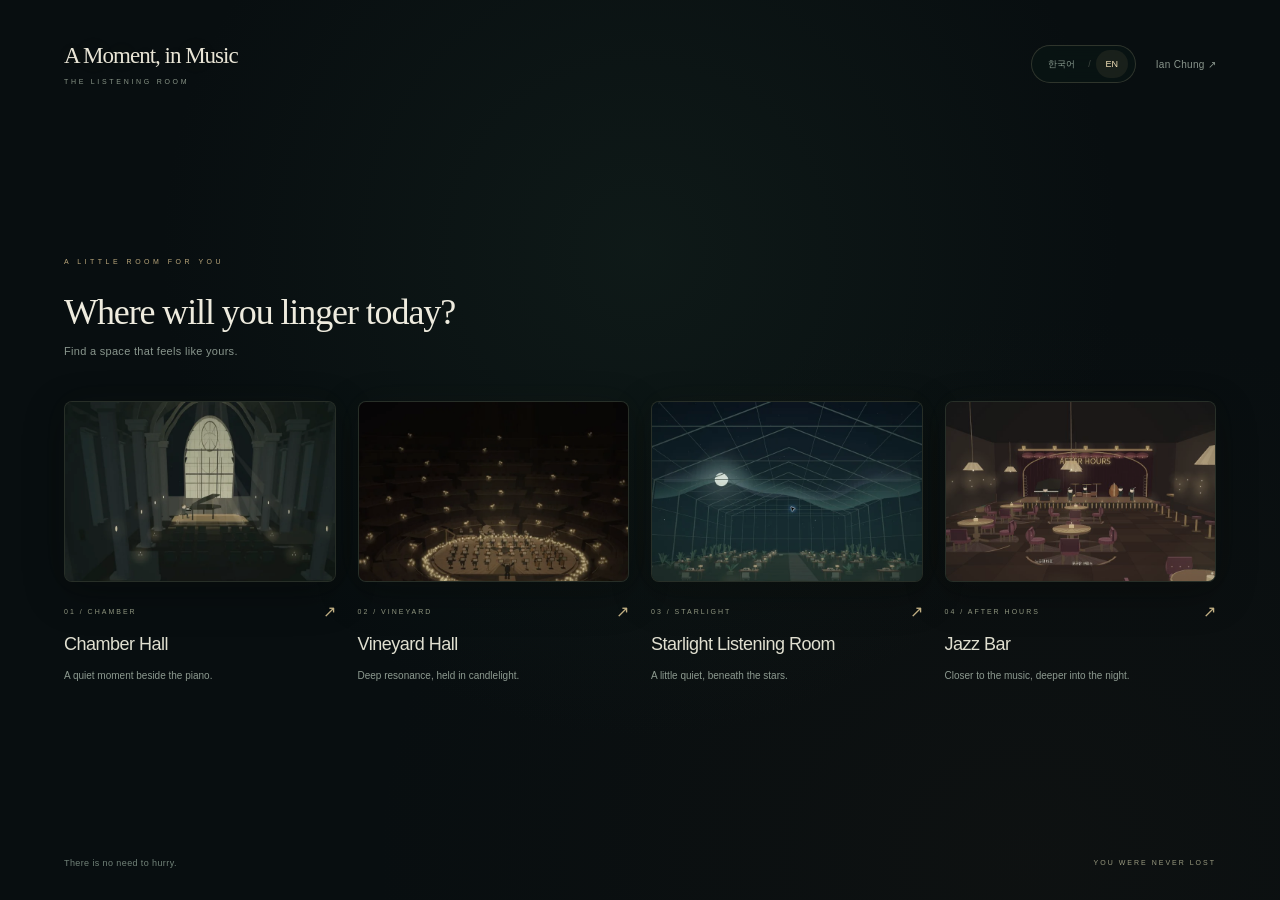
<file: listening-room/index.html>
<!doctype html><html lang="ko"><meta charset="utf-8"><meta name="viewport" content="width=device-width,initial-scale=1,viewport-fit=cover"><meta name="theme-color" content="#19251f"><title>잠시, 음악 — Listening Room · Ian Chung</title><meta name="description" content="체임버홀, 촛불이 빛나는 빈야드홀, 별과 오로라 아래의 별빛 청음실, 작은 퀸텟과 함께하는 재즈바. 오늘 마음이 향하는 음악 공간을 골라보세요."><link rel="canonical" href="https://ianchungmusic.com/listening-room/"><script>if(!['chamber','vineyard','greenhouse','jazzbar'].includes(new URLSearchParams(location.search).get('hall')))document.documentElement.classList.add('choosingHall');</script><link rel="stylesheet" href="style.css?v=20261106-28"><script src="i18n.js?v=20261106-28"></script><body><canvas id="hall" aria-label="내 캐릭터와 함께하는 체임버 홀. 드래그로 시선을 돌리고 방향키로 이동하세요."></canvas><div class="vignette"></div><header><a class="brand" href="/" aria-label="Ian Chung 홈으로">잠시, 음악<small>THE LISTENING ROOM</small></a><div class="topright"><a class="halllink" href="?hall=chamber">체임버홀</a><a class="halllink" href="?hall=vineyard">빈야드홀</a><a class="halllink" href="?hall=greenhouse">별빛 청음실</a><a class="halllink" href="?hall=jazzbar">재즈바</a><span>PRIVATE RECITAL</span><button id="fullscreen" aria-label="전체 화면">⛶</button><button id="help" aria-label="이용 안내">?</button></div></header><div id="toast" role="status"></div><div class="place"><span>THE EVENING HALL</span><small id="seatlabel">빈 의자를 누르면 그 자리에 앉아요</small></div><nav class="walk" aria-label="공간 이동"><button id="forward" aria-label="앞으로 걷기">↑</button><div><button id="left" aria-label="왼쪽 걷기">←</button><button id="back" aria-label="뒤로 걷기">↓</button><button id="right" aria-label="오른쪽 걷기">→</button></div></nav><nav id="ritualDock" aria-label="마음 쉬어가기"><button id="candleButton">♧ 내 촛불 놓기</button><button id="restButton">⌑ 쉬는 자리</button><button id="breatheButton">◌ 숨 고르기</button><button id="curtainButton">↗ 감상 마치기</button></nav><button id="reset" class="reset">입구로 돌아가기</button><footer><div class="playing"><small id="playstate">A MOMENT OF STILLNESS</small><strong id="title">비가 머무는 저녁</strong></div><div class="transport"><button id="prev" aria-label="이전 곡">‹</button><button id="play" aria-label="음악 재생">▶</button><button id="next" aria-label="다음 곡">›</button></div><div class="ambient"><button id="rain" aria-pressed="false" title="빗소리">☂</button><button id="programtoggle" aria-expanded="false" title="연주 목록">☷</button><label><span>음량</span><input id="volume" aria-label="음량" type="range" min="0" max="100" value="65"></label><button id="hideui" title="음악에 집중하기">◌</button></div><div class="timeline"><span id="elapsed">0:00</span><input id="seek" aria-label="재생 위치" type="range" min="0" max="144" value="0"><span id="duration">2:24</span></div></footer><aside id="program" hidden><small>TONIGHT’S PROGRAM</small><button id="closeprogram" aria-label="연주 목록 닫기">×</button><h2>고요 속의 세 풍경</h2><div id="tracks"></div><section class="source"><label for="musicurl">내 음악으로 듣기</label><form id="musicform"><input id="musicurl" type="url" placeholder="YouTube 또는 음원 링크" autocomplete="off"><button type="submit">연결</button></form><label class="filepick" for="musicfile">＋ MP3 · WAV 파일 선택<input id="musicfile" type="file" accept="audio/*,.mp3,.wav,.m4a,.ogg,.flac"></label><p id="sourcestatus" role="status">음원 파일은 영상 없이 재생돼요. 선택한 파일은 이 기기에서만 사용됩니다.</p><p>YouTube는 작은 영상 플레이어가 함께 표시됩니다.</p></section><p>오리지널 합성 피아노 스케치 · 혼자 감상하는 공간</p></aside><section id="youtubePanel" hidden aria-label="YouTube 음악 플레이어"><div class="ytheader"><span>YouTube</span><button id="stopyoutube" aria-label="YouTube 재생 종료">×</button></div><div id="youtubeMount"></div><p id="youtubeStatus" role="status">플레이어에서 재생 버튼을 눌러주세요.</p><a id="youtubeOpen" target="_blank" rel="noopener">YouTube에서 열기 ↗</a></section><div class="welcome" id="welcome"><div><small>YOU WERE NEVER LOST</small><h1>빛과 음악 사이,<br>당신의 자리.</h1><p>잠시 머물러도 괜찮아요.</p><button id="enter" disabled>홀 안으로 들어가기 <span>→</span></button><small class="guide">드래그로 둘러보기 · 의자를 눌러 앉기<br>이어폰으로 들으면 더 좋아요</small></div></div><section id="arrival" hidden aria-label="어두운 입장 복도"><canvas id="arrivalCanvas" aria-label="문 너머의 음악을 따라 천천히 걷는 복도"></canvas><div class="arrivalCaption"><small>BETWEEN THE EVERYDAY AND THE MUSIC</small><p>문 너머에서, 음악이 들려요.</p><button id="skipArrival">바로 들어가기 →</button></div></section><section id="candlePanel" hidden aria-label="내 촛불 놓기"><button id="closeCandle" aria-label="촛불 놓기 닫기">×</button><small>A LITTLE LIGHT, FROM YOU</small><h2>어디에 빛을 놓을까요?</h2><p>홀의 바닥을 눌러 놓거나, 아래에서 골라주세요.</p><div><button data-candle="near">내 자리 옆</button><button data-candle="stage">무대 앞</button><button data-candle="entrance">입구 선반</button></div><small class="localnote">이 기기에서 20분간 남아 있어요.</small></section><section id="restPanel" hidden aria-label="쉬는 자리"><button id="closeRest" aria-label="쉬는 자리 닫기">×</button><small>FIND YOUR OWN DISTANCE</small><h2>오늘은, 어떻게 쉴까요?</h2><button data-rest="balcony">혼자 듣는 발코니 <span>음악과 조금 떨어져</span></button><button data-rest="lean">벽에 기대기 <span>몸을 편안히</span></button><button data-rest="blanket">담요 덮고 앉기 <span>따뜻하고 가까이</span></button></section><dialog id="exitChoice"><button id="closeExit" aria-label="감상 계속하기">×</button><small>A QUIET GOODNIGHT</small><h2>어떻게 인사할까요?</h2><button id="quietExit">이 자리에서 조용히 <span>작은 인사와 마지막 한 음</span></button><button id="stageExit">무대에서 커튼콜 <span>오케스트라와 마주하며</span></button></dialog><section id="breathOverlay" hidden aria-label="지휘자와 함께하는 쉼표"><small>A REST, TOGETHER</small><div class="breathHalo"><div id="breathOrb"></div><span id="breathCue">편안히 준비해요</span></div><p id="breathCount" role="status">지휘자의 손과 함께 · 30초</p><p class="gentle">리듬을 따르지 않고, 내 호흡대로 쉬어도 괜찮아요.</p><button id="endBreath">내 호흡으로 돌아가기</button></section><section id="farewell" hidden aria-label="오늘의 커튼콜"><small>THE LAST NOTE IS FOR YOU</small><h2 id="farewellTitle">오늘을 지나온 당신에게,<br>이 마지막 한 음을.</h2><p id="farewellMood"></p><div class="farewellObject" id="farewellObject"></div><p id="farewellNote" role="status">당신이 무대에 오르는 동안, 잠시 음악이 잦아들어요.</p><div id="farewellActions" hidden><button id="stayHere">조금 더 머물기</button><button id="leaveHall">마음에 담고 나가기</button></div><button id="cancelCurtain">지금 자리로 돌아가기</button></section><section id="goodbye" hidden><small>YOU WERE NEVER LOST</small><h2>당신의 자리는<br>여기에 남아 있어요.</h2><p>오늘의 마음을 잠시 쉬게 해주어서 고마워요.</p><button id="returnHall">다시 음악실로</button></section><dialog id="instructions"><button id="closehelp">×</button><small>MAKE YOURSELF AT HOME</small><h2>이곳에서, 천천히.</h2><p>화면을 드래그해 내 캐릭터 주변을 둘러보세요.<br>방향키 또는 WASD, 왼쪽 아래 화살표로 걸을 수 있어요.<br>의자를 누르면 내 캐릭터가 그 자리로 이동해 앉습니다.<br>카메라는 높은 곳에서 따라가 무대를 보여줍니다.</p><p>촛불 버튼을 누르고 홀의 바닥을 선택하면 내 빛을 놓을 수 있어요.<br>쉬는 자리에서 발코니·기대기·담요를 선택할 수 있습니다.<br>아래 ☷ 버튼에서 곡을 고를 수 있어요.<br>◌ 버튼으로 조작 화면을 숨길 수 있습니다.<br>빈 화면을 한 번 누르면 다시 나타납니다.</p><p>☷ 연주 목록에서 YouTube·음원 링크를 연결하거나<br>내 기기의 MP3·WAV 파일을 선택할 수 있어요.<br>YouTube 재생에는 작은 영상 플레이어가 표시됩니다.<br>함께 숨 고르기로 지휘자와 30초의 쉼표를 만들고,<br>나를 위한 커튼콜로 오늘의 감상을 마칠 수 있어요.<br>현재는 혼자 감상하는 공간입니다.</p></dialog><script src="audio.js?v=20261106-28"></script><script src="room-soundscapes.js?v=20261106-28"></script><script src="media.js?v=20261106-28"></script><script src="chamber-music.js?v=20261106-28"></script><script src="jazz-audio.js?v=20261106-28"></script><script src="rituals.js?v=20261106-28"></script><script src="stillness.js?v=20261106-28"></script><script src="greenhouse-audio.js?v=20261106-28"></script><script src="tree-fire.js?v=20261106-28"></script><script src="presence.js?v=20261106-28"></script><script src="recommendations.js?v=20261106-28"></script><script src="comfort.js?v=20261106-28"></script><script src="bar-ritual.js?v=20261106-28"></script><script src="scene-engine.js?v=20261106-28"></script><script src="seat-walk.js?v=20261106-28"></script><script src="venue.js?v=20261108-29"></script></body></html>
</file>
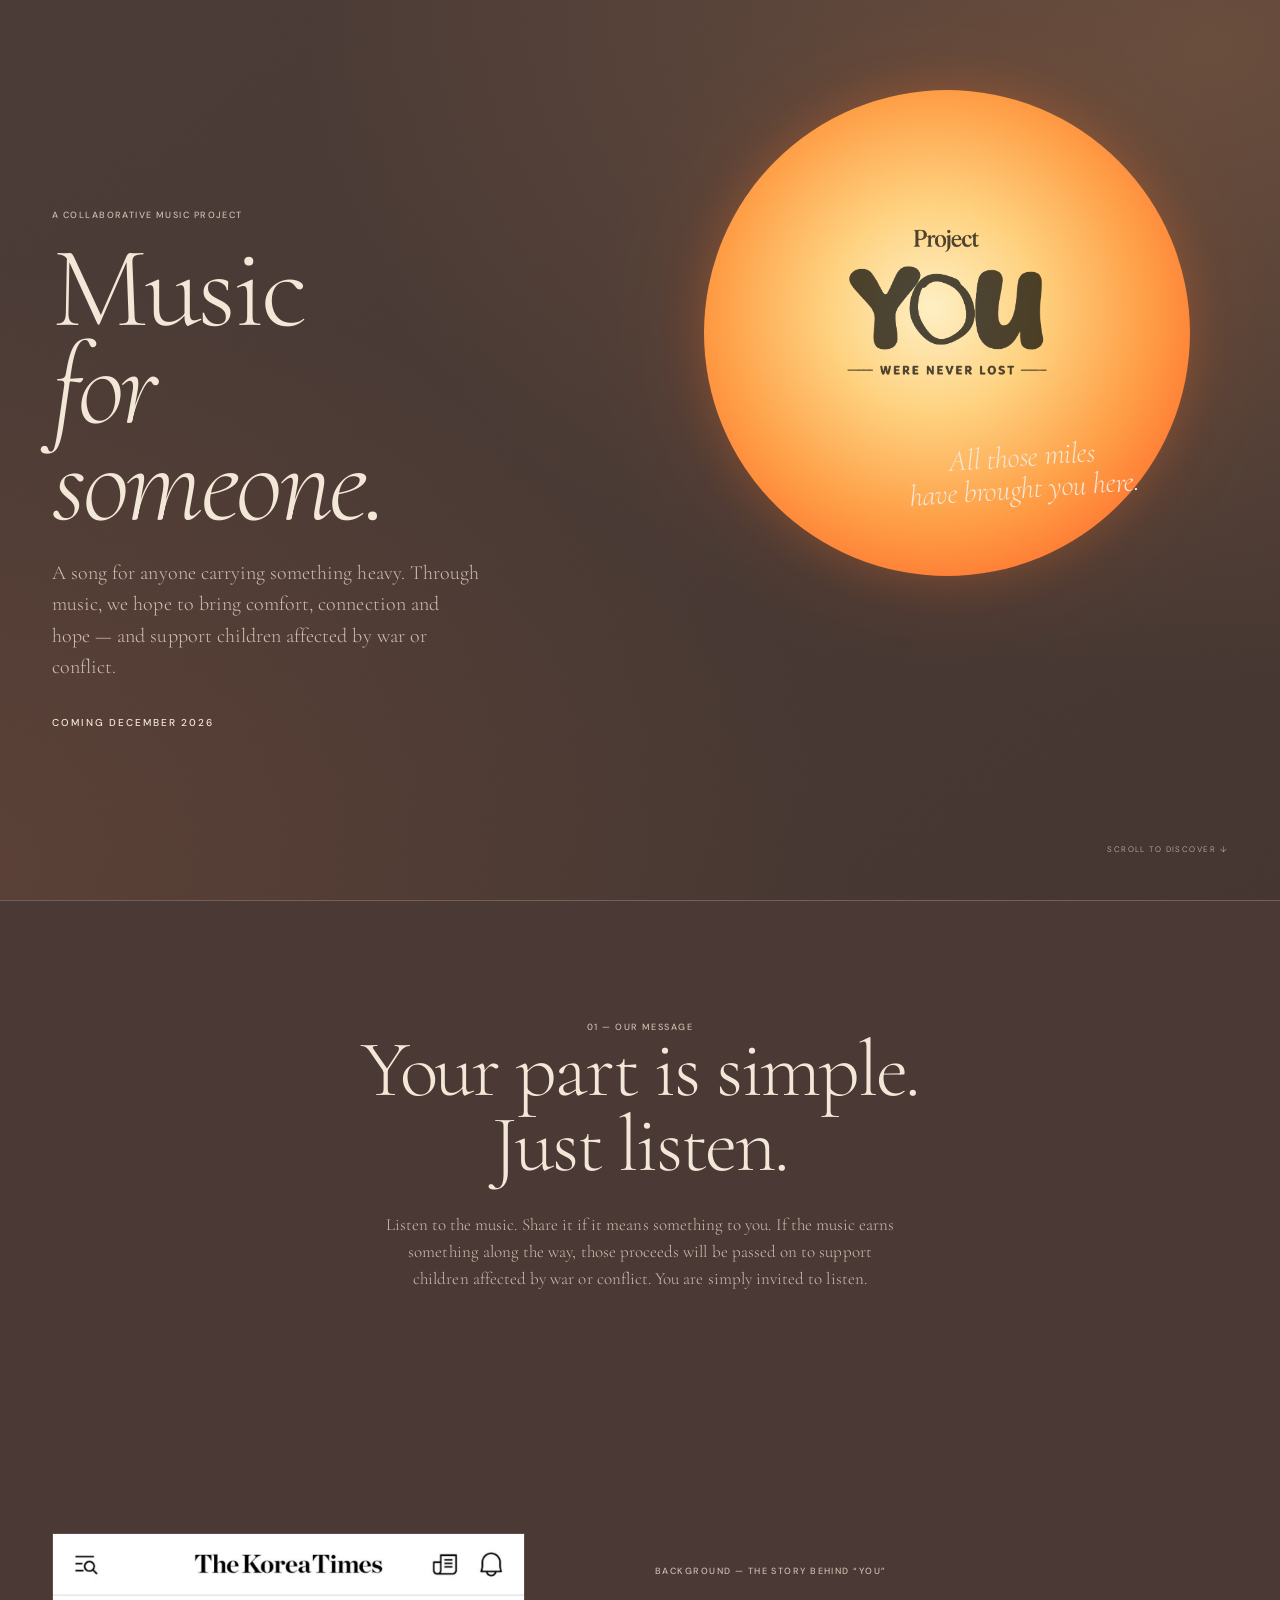
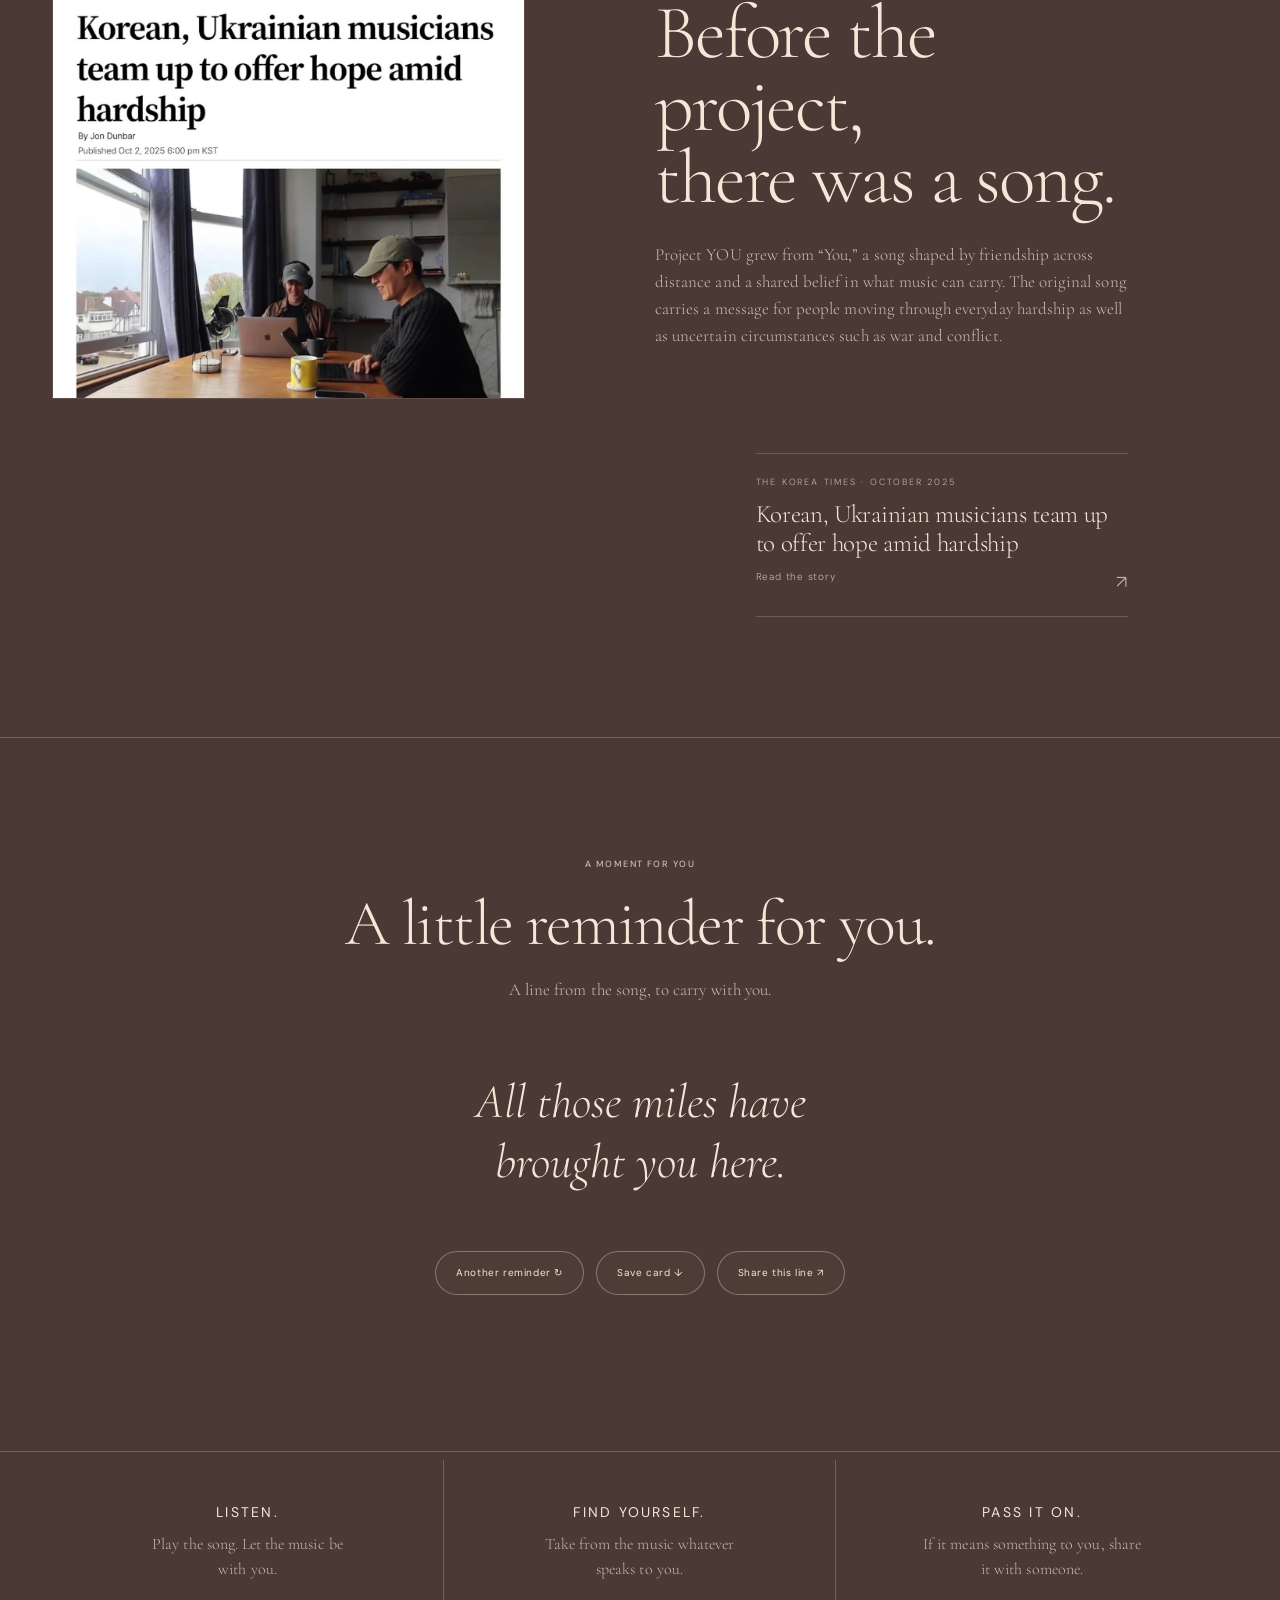
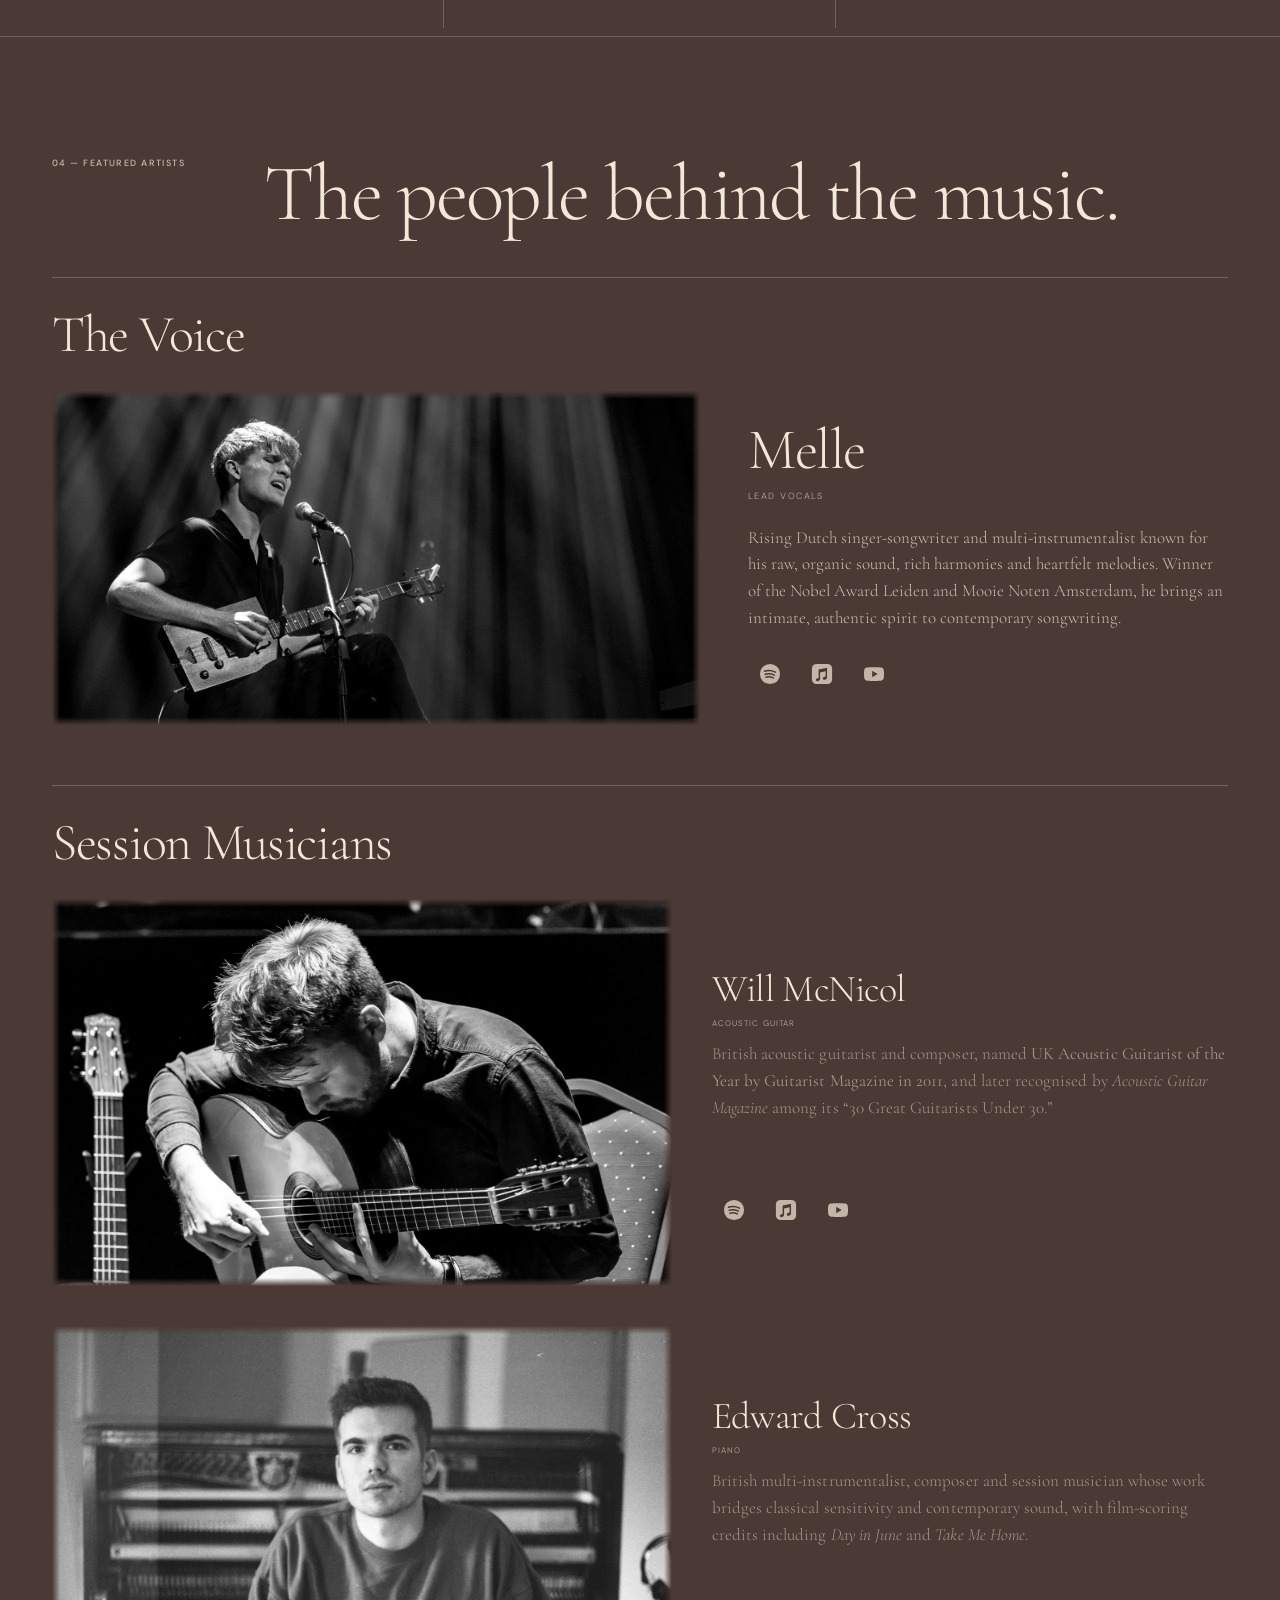
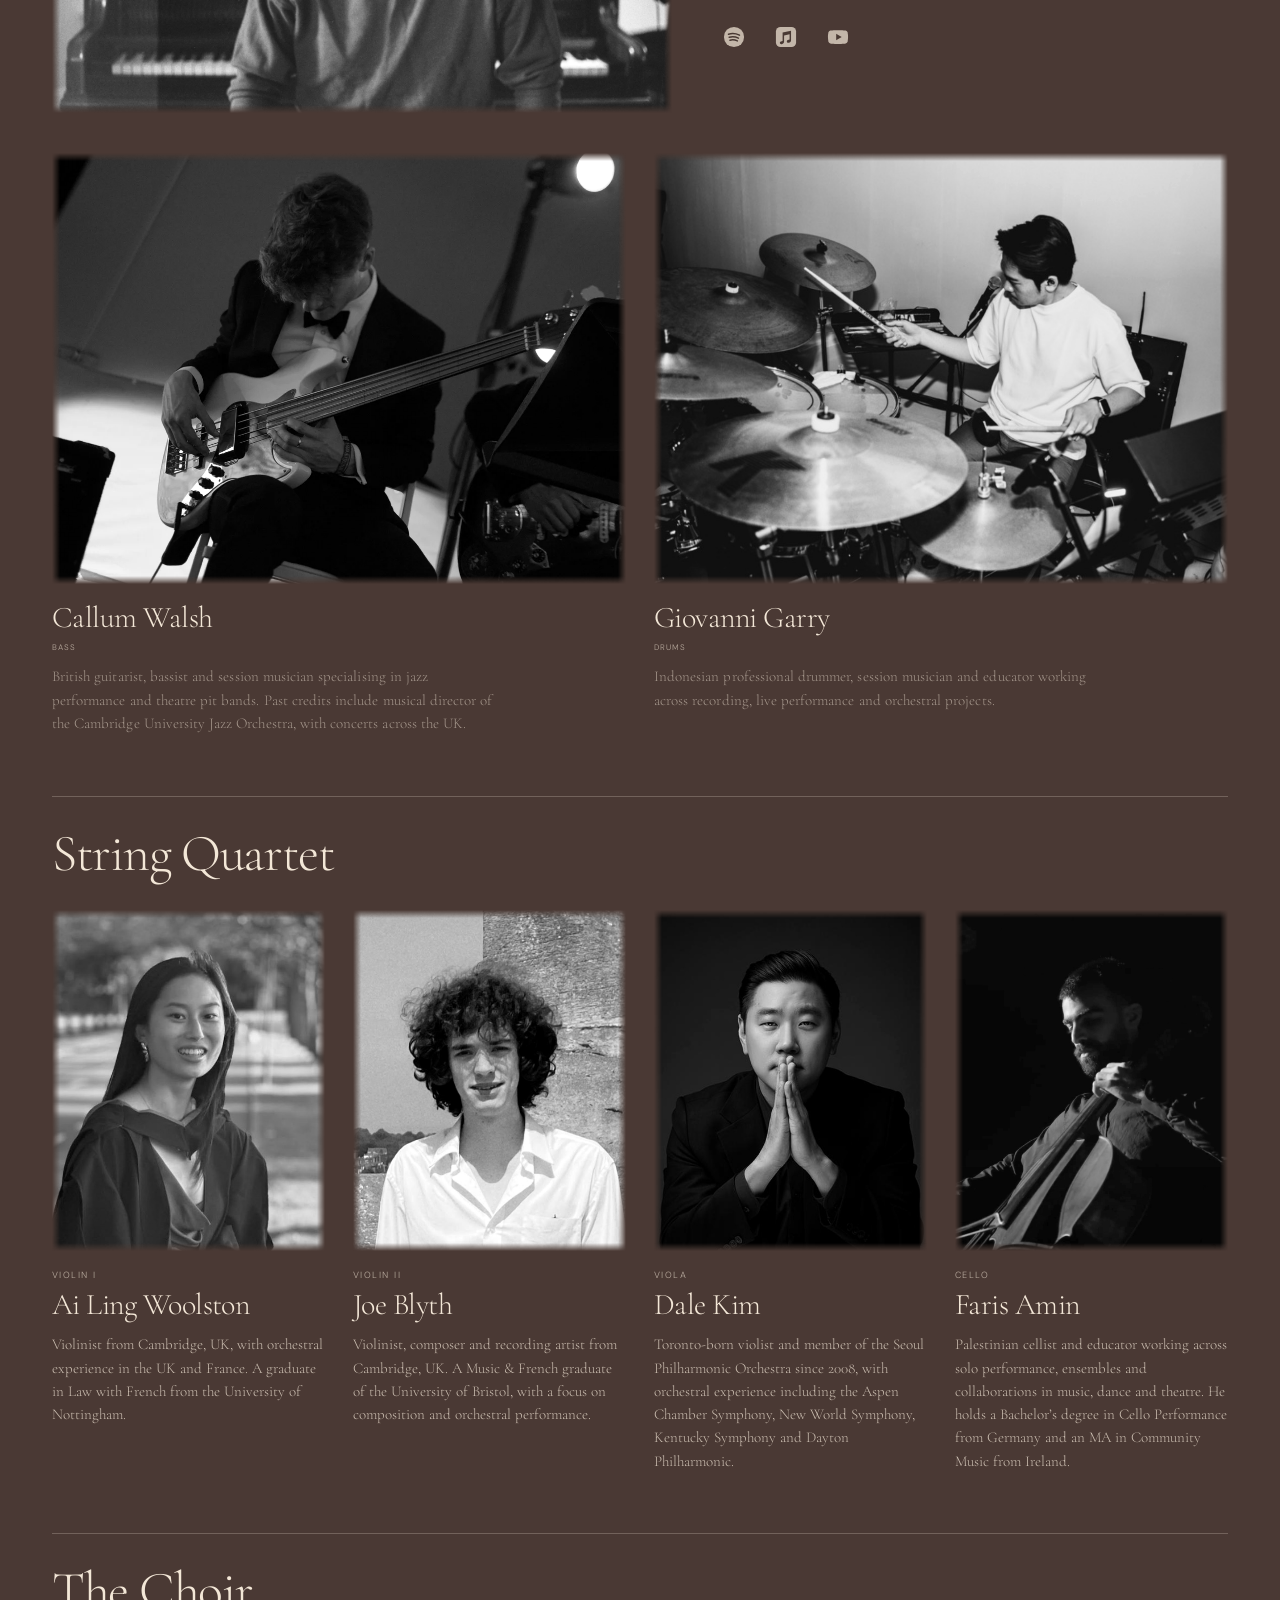
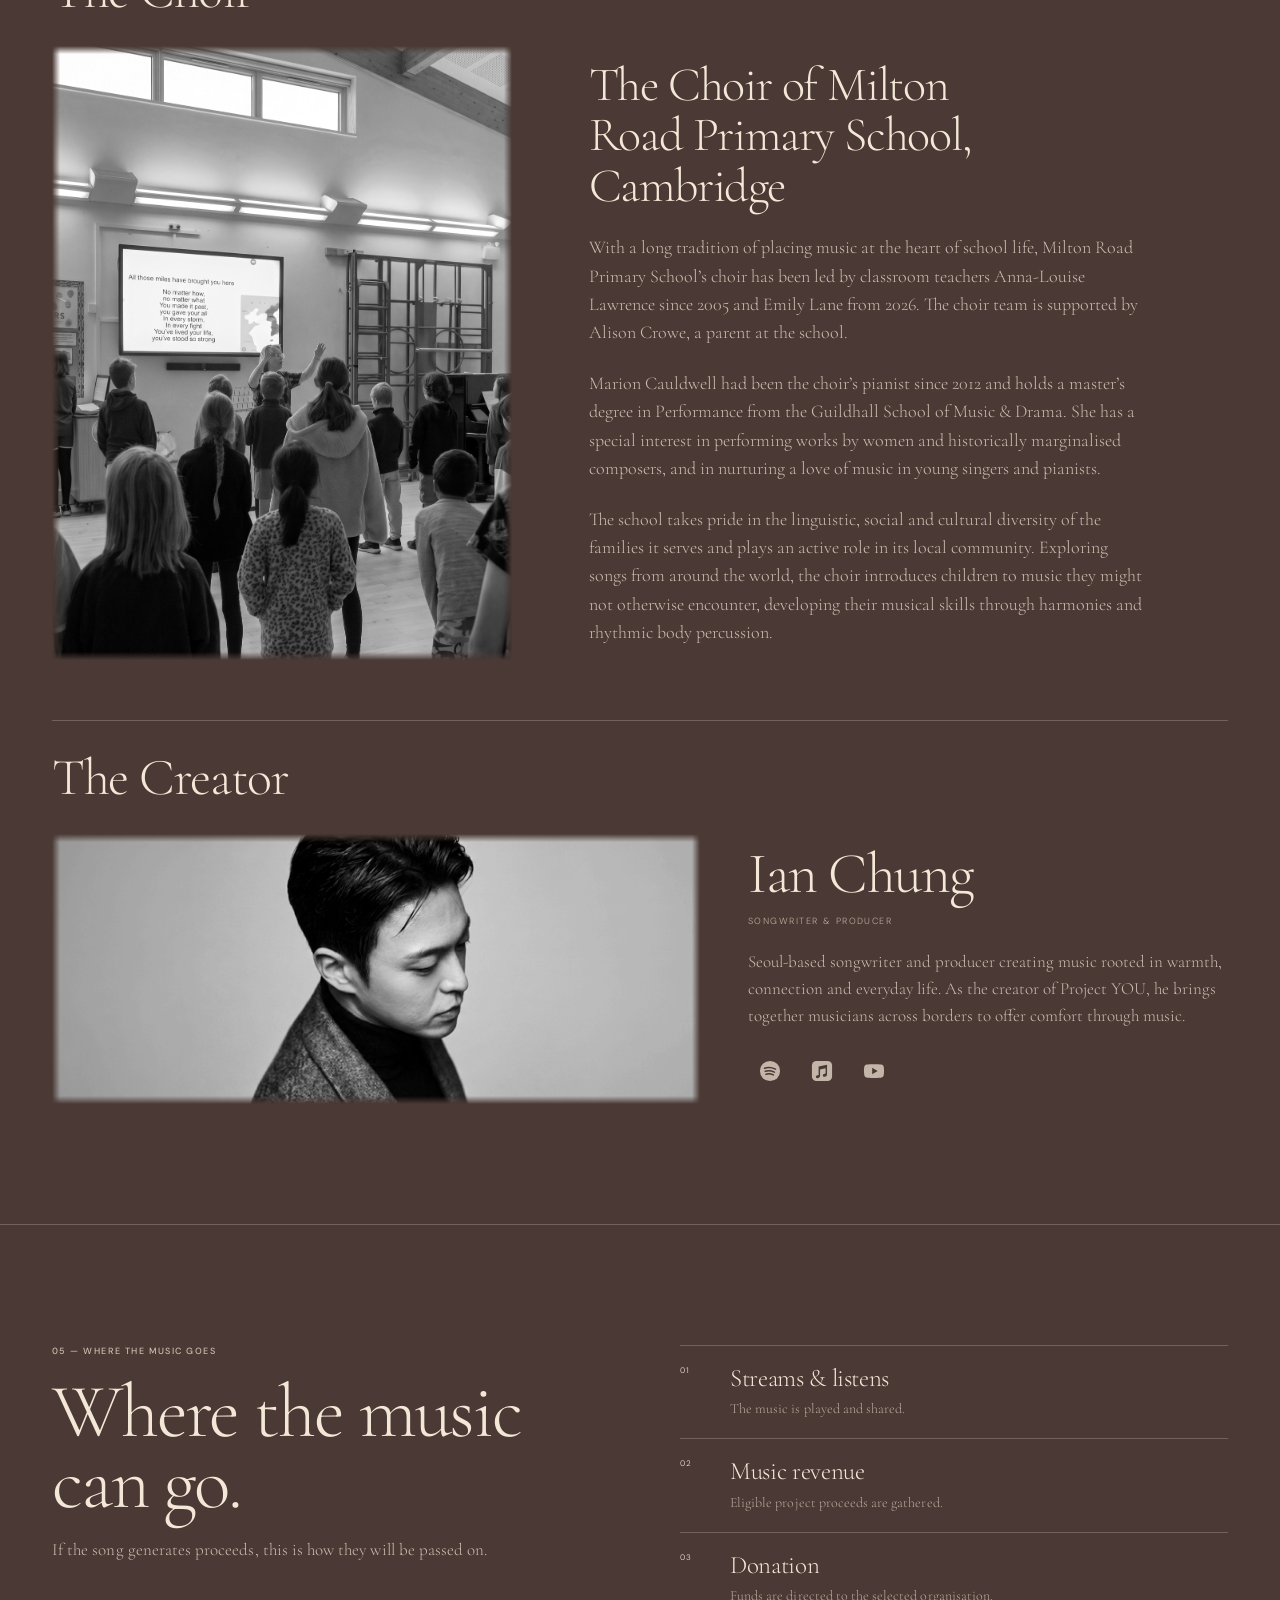
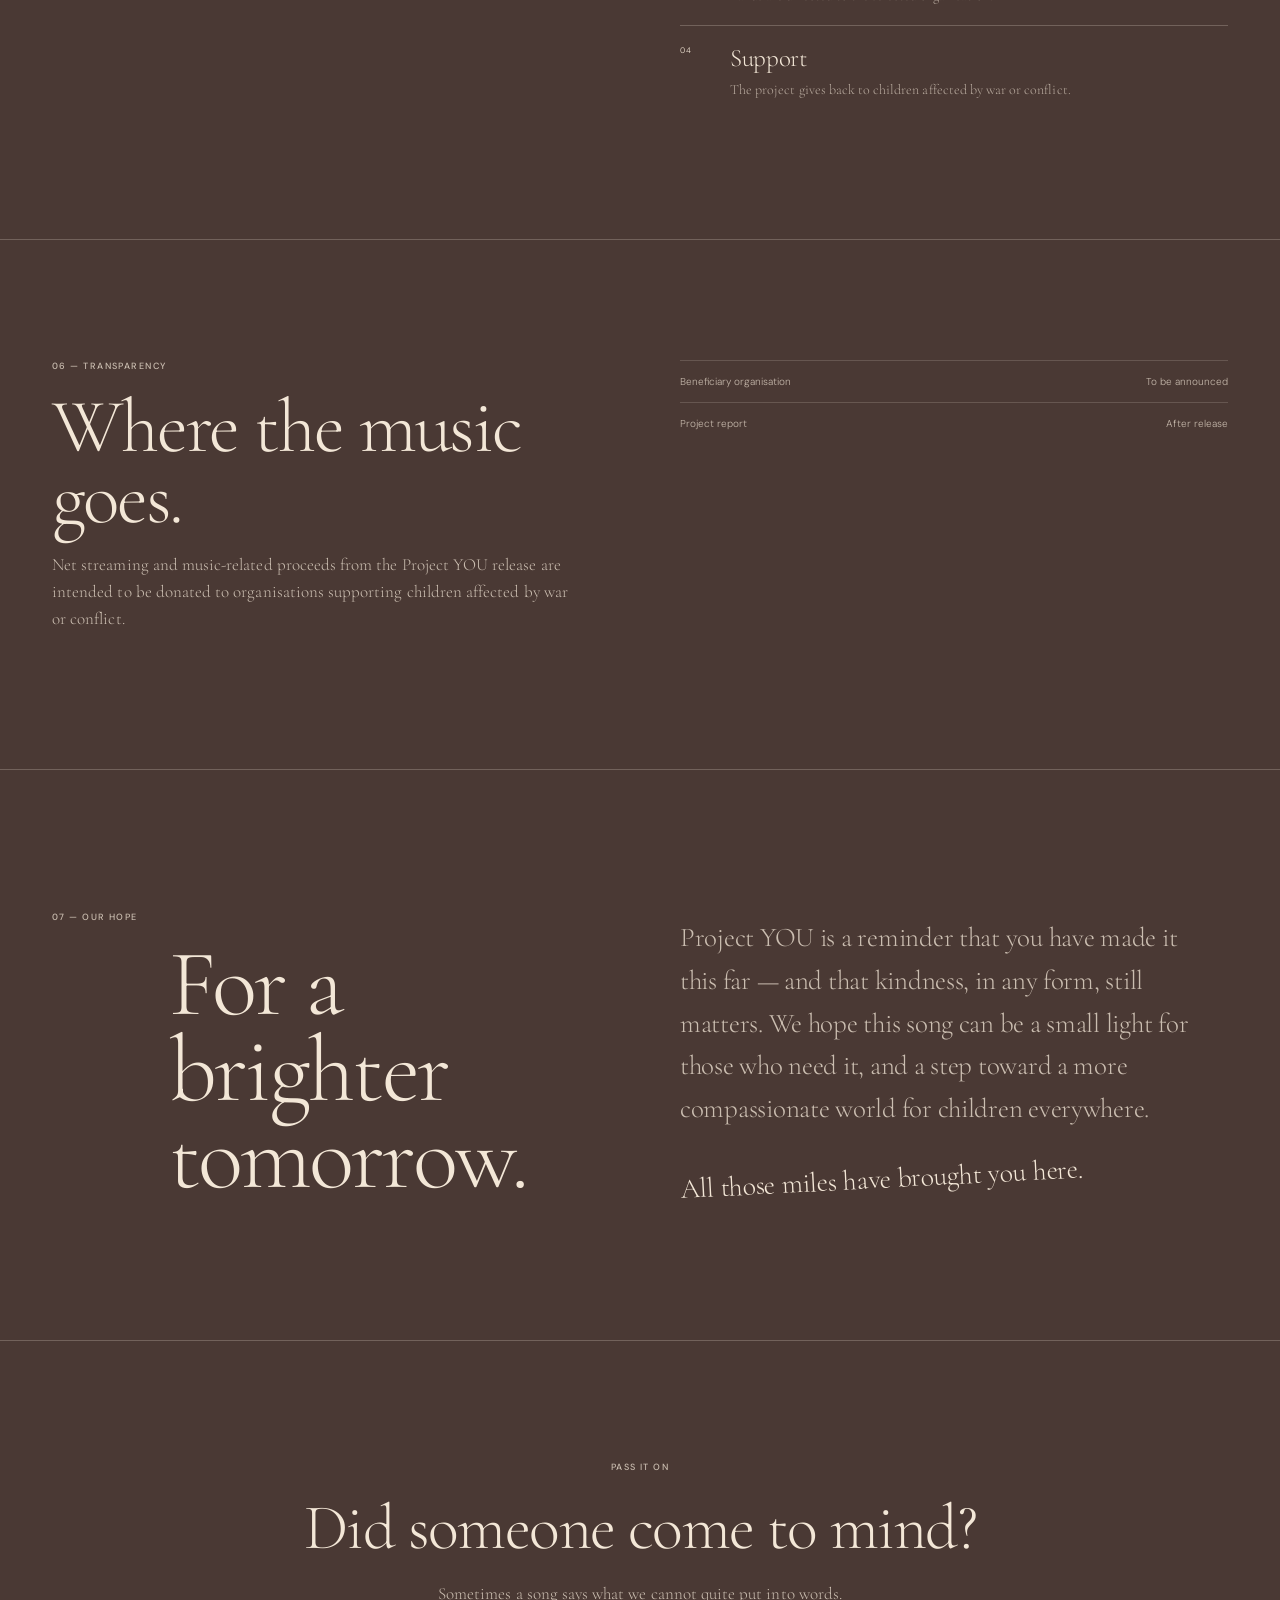
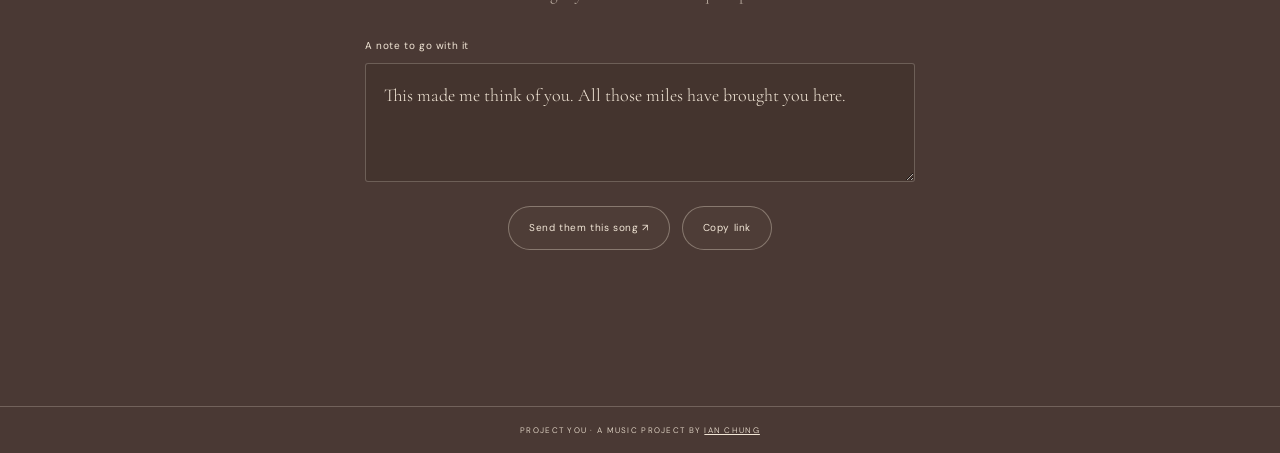
<file: project-you/index.html>
<!doctype html>
<html lang="en">
<head>
<meta charset="utf-8">
<meta name="viewport" content="width=device-width,initial-scale=1,viewport-fit=cover">
<meta name="theme-color" content="#9b3719">
<title>Project YOU — Music for someone.</title>
<link rel="preconnect" href="https://fonts.googleapis.com">
<link rel="preconnect" href="https://fonts.gstatic.com" crossorigin>
<link href="https://fonts.googleapis.com/css2?family=Cormorant+Garamond:ital,wght@0,300;0,400;1,300&family=DM+Sans:wght@300;400;500&display=swap" rel="stylesheet">
<style>
:root{
 --burnt:#a8401d;--burnt2:#8f3018;--burnt3:#c65a27;--cream:#f4e6d2;
 --ink:#321a11;--line:rgba(244,230,210,.28);--g:24px;--max:1220px;
 --serif:"Cormorant Garamond",Georgia,serif;--sans:"DM Sans",Arial,sans-serif;
 --display-tracking:-.032em;--body-leading:1.58;--small-tracking:.17em
}
*{box-sizing:border-box}html{scroll-behavior:smooth}
body{margin:0;background:#8f3018;color:var(--cream);font-family:var(--sans);font-weight:300;overflow-x:hidden;
 -webkit-font-smoothing:antialiased;text-rendering:optimizeLegibility;font-kerning:normal}
a{color:inherit}.wrap{width:min(calc(100% - var(--g)*2),var(--max));margin:auto}
.label{font:500 9px/1.35 var(--sans);letter-spacing:var(--small-tracking);text-transform:uppercase}
nav{position:absolute;z-index:20;inset:0 0 auto;height:76px;display:flex;align-items:center}
.navin{display:flex;align-items:center;justify-content:space-between}
.logo img{width:64px;height:48px;object-fit:contain;display:block}
.links{display:flex;gap:22px;align-items:center}.links a{text-decoration:none;font-size:9px;line-height:1;letter-spacing:.15em;text-transform:uppercase}
.links .hide{display:none}.listen{border:1px solid currentColor;border-radius:99px;padding:9px 15px}

/* shared cinematic surface */
.cinematic{
 background:
 radial-gradient(circle at 95% 4%,rgba(255,183,102,.22),transparent 24%),
 radial-gradient(circle at 8% 72%,rgba(227,100,42,.12),transparent 28%),
 linear-gradient(155deg,#ad4720 0%,#9b3719 48%,#7f2916 100%);
 position:relative
}
.cinematic:after{content:"";position:absolute;inset:0;pointer-events:none;opacity:.11;
 background-image:radial-gradient(circle,rgba(255,236,210,.75) 0 .55px,transparent .75px);background-size:17px 17px}
.hero{min-height:100svh;overflow:hidden}
.optics{position:absolute;inset:0;overflow:hidden;pointer-events:none}
.sun{position:absolute;width:72vw;height:72vw;right:-28vw;top:-27vw;border-radius:50%;
 background:radial-gradient(circle,rgba(255,239,186,.9),rgba(239,146,76,.24) 33%,transparent 68%);filter:blur(20px);animation:breath 10s ease-in-out infinite}
.flare{position:absolute;border-radius:50%;mix-blend-mode:screen;opacity:.22;background:radial-gradient(circle,rgba(255,220,160,.6),rgba(206,105,86,.08) 48%,transparent 72%);animation:float 15s ease-in-out infinite alternate}
.f1{width:70px;height:70px;right:17vw;top:28vh}.f2{width:28px;height:28px;right:36vw;top:42vh;animation-delay:-5s}
@keyframes breath{50%{transform:scale(1.07);opacity:.88}}@keyframes float{to{transform:translate(-14px,11px) scale(1.05);opacity:.33}}
.hero-in{position:relative;z-index:2;min-height:100svh;padding-top:130px;padding-bottom:34px;display:grid;grid-template-rows:1fr auto;align-items:end}
.hero-copy{align-self:center}.hero h1{font-family:var(--serif);font-size:clamp(72px,20vw,105px);font-weight:300;line-height:.82;
 letter-spacing:var(--display-tracking);margin:20px 0 26px;max-width:7ch}
.hero p{font-family:var(--serif);font-size:18px;font-weight:300;line-height:1.58;letter-spacing:.002em;
 max-width:430px;margin:0;color:rgba(244,230,210,.88)}
.textlink{display:inline-flex;gap:36px;margin-top:31px;padding:10px 0 9px;border-bottom:1px solid rgba(244,230,210,.45);
 text-decoration:none;font-size:9px;line-height:1;letter-spacing:.16em;text-transform:uppercase}
.hero-bottom{display:flex;justify-content:space-between;align-items:end;gap:20px;padding-top:54px}
.script{font-family:var(--serif);font-size:27px;font-style:italic;font-weight:300;line-height:1.08;
 letter-spacing:-.012em;transform:rotate(-2deg)}.scroll{font-size:8px;letter-spacing:.18em;text-transform:uppercase;opacity:.7;text-align:right}

/* unified layout */
.section{position:relative;z-index:1;padding:88px 0;border-top:1px solid var(--line)}
.head h2{font-family:var(--serif);font-size:clamp(50px,13vw,80px);font-weight:300;line-height:.93;
 letter-spacing:-.028em;margin:20px 0 0}
.copy{font-family:var(--serif);font-size:17px;font-weight:300;line-height:var(--body-leading);
 letter-spacing:.003em;color:rgba(244,230,210,.8);max-width:520px}
.message .copy{margin:30px 0 0}.note{margin-top:50px;padding-top:20px;border-top:1px solid var(--line);font-family:var(--serif);font-size:30px;
 font-style:italic;font-weight:300;line-height:1.12;letter-spacing:-.012em}

/* background story */
.story{background:#f0dfca;color:var(--ink);border-top:0}
.story .label{color:#8a5c46}.story h2{font-family:var(--serif);font-size:clamp(48px,12vw,76px);font-weight:300;line-height:.95;
 letter-spacing:-.028em;margin:20px 0 28px}
.story p{font-family:var(--serif);font-size:17px;font-weight:300;line-height:1.62;letter-spacing:.003em;
 color:#735a4d;max-width:550px}
.press-card{margin-top:42px;padding:22px 0;border-top:1px solid rgba(50,26,17,.2);border-bottom:1px solid rgba(50,26,17,.2);text-decoration:none;display:grid;gap:12px}
.press-source{font-size:9px;letter-spacing:.2em;text-transform:uppercase;color:#8a5c46}
.press-title{font-family:var(--serif);font-size:25px;font-weight:300;line-height:1.16;letter-spacing:-.012em}
.press-meta{display:flex;justify-content:space-between;gap:20px;font-size:10px;letter-spacing:.08em;color:#826656}
.press-arrow{font-size:18px}

/* steps */
.steps{padding:8px 0;border-top:1px solid var(--line)}
.step{display:grid;grid-template-columns:34px 1fr;gap:16px;padding:32px 0;border-bottom:1px solid var(--line)}
.step:last-child{border-bottom:0}.num{font-size:9px;letter-spacing:.15em;padding-top:7px;opacity:.65}
.step h3{font-family:var(--serif);font-size:47px;font-weight:300;line-height:.96;letter-spacing:-.024em;margin:0}
.step p{grid-column:2;font-family:var(--serif);font-size:16px;font-weight:300;line-height:1.52;letter-spacing:.003em;opacity:.74;margin:9px 0 0}

/* song - no album art */
.song-inner{max-width:820px;margin:auto;text-align:center}
.song h2{font-family:var(--serif);font-size:clamp(58px,15vw,92px);font-weight:300;line-height:.92;
 letter-spacing:-.03em;margin:20px 0 14px}
.tag{font-size:9px;line-height:1.4;letter-spacing:.16em;text-transform:uppercase;opacity:.68}
.song .copy{margin:28px auto 0}.outline{display:inline-block;margin-top:28px;border:1px solid rgba(244,230,210,.6);border-radius:99px;padding:11px 18px;text-decoration:none;font-size:9px;letter-spacing:.18em;text-transform:uppercase}

/* artists */
.artist-grid{margin-top:46px}.artist{padding:26px 0;border-top:1px solid var(--line)}
.artist-photo{margin:0 0 18px;overflow:hidden;background:#2d1710}
.artist-photo img{width:100%;height:100%;display:block;object-fit:cover;filter:grayscale(1) contrast(1.03);transition:transform .8s cubic-bezier(.2,.7,.2,1),filter .8s ease}
.artist-photo.will{aspect-ratio:16/10}
.artist-photo.will img{object-position:50% 42%}
.artist-photo.edward{aspect-ratio:4/3}
.artist-photo.edward img{object-position:50% 42%}
@media(hover:hover){.artist:hover .artist-photo img{transform:scale(1.018);filter:grayscale(1) contrast(1.06)}}
.artist-top{display:flex;justify-content:space-between;gap:16px}.artist h3{font-family:var(--serif);font-size:30px;font-weight:300;line-height:1.04;letter-spacing:-.018em;margin:0}
.role{font-size:8px;line-height:1.35;letter-spacing:.14em;text-transform:uppercase;text-align:right;opacity:.66}
.artist p{font-family:var(--serif);font-size:15px;font-weight:300;line-height:1.55;letter-spacing:.003em;
 opacity:.7;max-width:450px;margin:12px 0 0}.artist p strong{font-weight:400}.artist p em{font-style:italic}
.voices h2{font-size:clamp(45px,11vw,70px)}.voices .copy{margin-top:25px}

/* impact */
.impact-flow{margin-top:44px}.impact-row{display:grid;grid-template-columns:34px 1fr;gap:16px;padding:19px 0;border-top:1px solid var(--line)}
.impact-row small{font-size:8px;letter-spacing:.15em}.impact-row strong{font-family:var(--serif);font-size:25px;font-weight:300;line-height:1.06;letter-spacing:-.014em}
.impact-row p{font-family:var(--serif);font-size:14px;font-weight:300;line-height:1.5;letter-spacing:.003em;opacity:.66;margin:7px 0 0}
.reports{margin-top:38px}.report{display:flex;justify-content:space-between;gap:15px;padding:14px 0;border-top:1px solid var(--line);font-size:10px;opacity:.72}
.closing{min-height:70svh;display:flex;align-items:center;text-align:center}.closing h2{font-family:var(--serif);font-size:clamp(58px,15vw,94px);font-style:italic;font-weight:300;line-height:.92;
 letter-spacing:-.03em;margin:18px auto 0}.closing p{font-family:var(--serif);font-size:27px;font-style:italic;font-weight:300;
 line-height:1.2;letter-spacing:-.01em}
footer{padding:18px var(--g);text-align:center;border-top:1px solid var(--line);font-size:8px;letter-spacing:.16em;text-transform:uppercase}

@media(min-width:850px){
 :root{--g:52px}.links .hide{display:block}.links{gap:34px}.hero-in{padding-top:150px;padding-bottom:46px}.hero h1{font-size:clamp(108px,9vw,142px);line-height:.84}.hero p{font-size:20px;line-height:1.6}.sun{width:44vw;height:44vw;right:-12vw;top:-18vw}
 .section{padding:120px 0}.head{display:grid;grid-template-columns:2fr 7fr 3fr;gap:24px;align-items:start}.head .label{grid-column:1}.head h2{grid-column:2/4;margin:0}
 .message .copy,.message .note{margin-left:calc(16.666% + 24px)}
 .story .wrap{display:grid;grid-template-columns:repeat(12,1fr);gap:24px}.story-copy{grid-column:2/7}.press-card{grid-column:8/12;margin:0;align-self:end}
 .step{grid-template-columns:1fr 3fr 5fr;gap:24px;align-items:center;padding:40px 0}.step h3{font-size:60px;line-height:.96}.step p{grid-column:3;margin:0;font-size:16px;line-height:1.55}
 .artist-grid{display:grid;grid-template-columns:1.08fr .92fr;column-gap:50px;align-items:start}.artist{padding:28px 0}
 .artist-photo.will{aspect-ratio:16/10}.artist-photo.edward{aspect-ratio:4/3}
 .impact .wrap,.transparency .wrap{display:grid;grid-template-columns:1fr 1fr;gap:80px}.impact-flow,.reports{margin:0}
}
@media(prefers-reduced-motion:reduce){html{scroll-behavior:auto}.sun,.flare{animation:none}}
</style>

<style id="mockup-match-v9">
:root{--bg:#4a3934;--cream:#f3e7d7;--line:rgba(243,231,215,.24)}
body,.cinematic,.section,.steps,.story,.song,.artists,.impact,.transparency,footer{background:#4a3934!important;color:#f3e7d7}
body{-webkit-font-smoothing:antialiased;text-rendering:optimizeLegibility}
.hero{background:
radial-gradient(circle at 0% 95%,rgba(255,110,34,.26),transparent 24%),
linear-gradient(180deg,#4b3935,#46342f)!important}
.hero:after{opacity:.045!important}
.optics{display:none!important}
.hero:before{
content:"";position:absolute;z-index:1;right:-11vw;top:10vh;width:68vw;height:68vw;max-width:650px;max-height:650px;border-radius:50%;
background:radial-gradient(circle at 47% 45%,#fff0c5 0,#ffd27f 28%,#ff9e45 58%,#ff6d2c 82%,#eb5c25 100%);
box-shadow:0 0 45px rgba(255,115,43,.24),0 0 120px rgba(255,115,43,.14)
}
.hero-in{z-index:2}
.logo img{width:76px!important;height:54px!important;filter:brightness(0) invert(1)}
.label{letter-spacing:.16em!important;color:rgba(243,231,215,.76)!important}
.links a{letter-spacing:.14em!important}
.hero h1{letter-spacing:-.03em!important;line-height:.84!important}
.hero p,.copy,.artist p,.story p{color:rgba(243,231,215,.76)!important;line-height:1.58!important}
.textlink,.outline{border-color:rgba(243,231,215,.52)!important;border-radius:999px!important}
.script{position:relative;margin-left:auto;max-width:280px;text-align:center;transform:rotate(-4deg)!important}
.section,.steps{border-color:var(--line)!important}
.message .head{text-align:center!important}.message .copy{margin-left:auto!important;margin-right:auto!important;text-align:center!important}.note{display:none!important}

.story{color:var(--cream)!important}
.story .wrap{display:block}
.story-art{margin:34px 0;aspect-ratio:4/3;border:1px solid rgba(243,231,215,.12);
background:
radial-gradient(circle at 76% 32%,rgba(255,160,72,.78),rgba(255,160,72,.12) 11%,transparent 22%),
linear-gradient(180deg,#8c7669 0%,#6d5c53 45%,#463832 100%);
position:relative;overflow:hidden}
.story-art:after{content:"";position:absolute;inset:0;background:linear-gradient(180deg,transparent 55%,rgba(25,20,18,.36))}
.press-card{border-color:rgba(243,231,215,.2)!important}
.press-source,.press-meta{color:rgba(243,231,215,.7)!important}

.artist-photo img{filter:grayscale(1) contrast(1.03)!important}
.artist{border-color:var(--line)!important}
.artist p strong{font-weight:400!important}

.closing{background:
radial-gradient(circle at 0% 64%,rgba(255,111,35,.58),rgba(255,111,35,.13) 20%,transparent 35%),
#4a3934!important;text-align:left!important;min-height:58svh!important}
.closing h2{font-style:normal!important;max-width:7ch!important;letter-spacing:-.028em!important}
.closing p{font-style:normal!important}
.closing-script{font-family:var(--serif)!important;font-style:italic!important;font-size:28px!important;transform:rotate(-3deg);margin-top:28px}

@media(min-width:860px){
  .hero:before{right:7vw;top:10vh;width:38vw;height:38vw}
  .hero-copy{max-width:560px}
  .hero .script{position:absolute;right:7vw;top:49%;margin:0;font-size:30px}
  .hero-bottom{justify-content:flex-end}
  .message .head{display:block!important}.message .head h2{max-width:780px;margin:0 auto!important}
  .steps .wrap{display:grid;grid-template-columns:repeat(3,1fr)}
  .step{display:block;text-align:center;padding:46px 42px;border-bottom:0!important;border-right:1px solid var(--line)!important}
  .step:last-child{border-right:0!important}.step .num{display:none}.step h3{font-family:var(--sans)!important;font-size:14px!important;letter-spacing:.16em!important;text-transform:uppercase;font-weight:400!important}
  .step p{grid-column:auto!important;margin:13px auto 0!important;max-width:220px}
  .story .wrap{display:grid;grid-template-columns:repeat(12,1fr);gap:30px;align-items:center}
  .story-art{grid-column:1/6;margin:0}
  .story-copy{grid-column:7/12}
  .press-card{margin-top:24px!important}
  .song{display:none!important}
  .artist-grid{grid-template-columns:1fr 1fr!important;gap:42px!important}
  .artist{border-top:0!important;padding-top:0!important}
  .artist-photo.will,.artist-photo.edward{aspect-ratio:16/10!important}
  .artist-top{display:block!important}.role{text-align:left!important;margin-top:7px}
  .closing .wrap{display:grid;grid-template-columns:1fr 1fr;gap:80px;align-items:center}
}
</style>

<style>
.links a{white-space:nowrap}
@media(max-width:400px){.links{gap:12px}.links a{font-size:8px;letter-spacing:.08em!important}}
/* Keep the supplied desktop composition while making the song anchor usable. */
@media(min-width:860px){.song:target{display:block!important}}
</style>
<style>
.story-art{aspect-ratio:auto;background:none}
.story-art:after{display:none}
.story-art img{display:block;width:100%;height:auto}
.artist-photo.giovanni,.artist-photo.callum{aspect-ratio:16/10}
.artist-photo.callum img{object-position:50% 45%}
.artist-photo.giovanni img{object-position:50% 40%}
.choir-photo{margin:36px 0 0}
.choir-photo img{display:block;width:100%;height:auto}
.choir-photo figcaption{margin-top:10px;font-size:10px;line-height:1.5;color:rgba(243,231,215,.65)}
</style>

<style id="string-quartet-styles">
.string-quartet{grid-column:1/-1;margin-top:24px;padding-top:30px;border-top:1px solid var(--line)}
.quartet-heading h3{font-family:var(--serif);font-size:clamp(36px,5vw,52px);font-weight:300;line-height:1.05;letter-spacing:-.025em;margin:0 0 28px}
.quartet-grid{display:grid;grid-template-columns:repeat(2,minmax(0,1fr));gap:36px 20px}
.quartet-card{min-width:0}
.quartet-photo{aspect-ratio:4/5;overflow:hidden;margin:0 0 18px;background:#211d1b}
.quartet-photo img{width:100%;height:100%;display:block;object-fit:cover;transition:transform .8s ease}
.quartet-card .role{text-align:left;margin:0 0 8px;font-size:9px;letter-spacing:.16em}
.quartet-card h4{font-family:var(--serif);font-size:clamp(24px,2.5vw,30px);font-weight:300;line-height:1.08;letter-spacing:-.018em;margin:0}
.quartet-card p{font-family:var(--serif);font-size:15px;font-weight:300;line-height:1.55;color:rgba(243,231,215,.76);margin:12px 0 0}
@media(min-width:1000px){.quartet-grid{grid-template-columns:repeat(4,minmax(0,1fr));gap:28px}}
@media(max-width:380px){.quartet-grid{gap:30px 14px}.quartet-card p{font-size:14px}}
@media(hover:hover) and (prefers-reduced-motion:no-preference){.quartet-card:hover .quartet-photo img{transform:scale(1.025)}}
</style>
<style id="artist-group-layout">
.artist-group{margin-top:60px;padding-top:30px;border-top:1px solid var(--line)}
.group-title{font-family:var(--serif);font-size:clamp(36px,5vw,52px);font-weight:300;line-height:1.05;letter-spacing:-.025em;margin:0 0 28px}
.lead-vocal{margin-top:46px;display:flex;align-items:center;justify-content:space-between;gap:24px;padding:34px 0}
.lead-vocal .group-title{margin:0}.vocal-announcement{font:300 21px/1.5 var(--serif);color:rgba(243,231,215,.7);margin:0}
.session-grid{display:grid;grid-template-columns:repeat(2,minmax(0,1fr));gap:36px 20px}.session-grid .artist{min-width:0;padding:0;border:0}
.session-grid .artist-top{display:block}.session-grid .role{text-align:left;margin-top:8px}.session-grid h4,.choir-intro h4{font-family:var(--serif);font-size:clamp(24px,2.5vw,30px);font-weight:300;line-height:1.08;letter-spacing:-.018em;margin:0}
.session-grid .artist-photo{aspect-ratio:4/3!important}.string-quartet{margin-top:60px}.choir-intro .copy{margin:16px 0 0}.choir-group .choir-photo{margin-top:28px}
@media(min-width:1000px){.session-grid{grid-template-columns:repeat(4,minmax(0,1fr));gap:28px}.choir-intro{display:grid;grid-template-columns:1fr 1fr;gap:50px}.choir-intro .copy{margin:0}}
@media(max-width:480px){.lead-vocal{align-items:flex-start;flex-direction:column;gap:12px}.session-grid{gap:30px 16px}}
</style>
<style id="melle-lead-profile">
.lead-vocal{display:block;padding:30px 0 0}
.lead-vocal .group-title{margin:0 0 28px}
.lead-feature{display:grid;grid-template-columns:minmax(0,1.35fr) minmax(0,1fr);gap:48px;align-items:center}
.lead-photo{margin:0;overflow:hidden;background:#211d1b}
.lead-photo img{display:block;width:100%;height:auto;filter:grayscale(1) contrast(1.03)}
.lead-bio h4{font-family:var(--serif);font-size:clamp(38px,4.5vw,60px);font-weight:300;line-height:1.05;letter-spacing:-.025em;margin:0}
.lead-bio .role{text-align:left;margin-top:10px;font-size:9px;letter-spacing:.16em}
.lead-bio p{font-family:var(--serif);font-size:17px;font-weight:300;line-height:1.58;color:rgba(243,231,215,.76);margin:22px 0 0;max-width:480px}
@media(max-width:700px){.lead-feature{grid-template-columns:1fr;gap:26px}.lead-bio p{font-size:16px;margin-top:16px}}
</style>
<style id="melle-platform-links">
.melle-platforms{display:flex;align-items:center;gap:8px;margin-top:20px}
.melle-platforms a{display:inline-flex;align-items:center;justify-content:center;width:44px;height:44px;color:var(--cream);opacity:.72;border-radius:50%;transition:opacity .2s ease,background .2s ease}
.melle-platforms svg{display:block;width:22px;height:22px}
.melle-platforms a:hover{opacity:1;background:rgba(243,231,215,.08)}
.melle-platforms a:focus-visible{opacity:1;outline:1px solid currentColor;outline-offset:2px}
</style>
<style id="session-one-one-two">
.session-grid{grid-template-columns:repeat(2,minmax(0,1fr));gap:40px 28px}
.session-grid>.artist:nth-child(-n+2){grid-column:1/-1}
.session-grid>.artist:nth-child(-n+2) .artist-photo{aspect-ratio:16/10!important}
@media(min-width:701px){
.session-grid>.artist:nth-child(-n+2){display:grid;grid-template-columns:minmax(0,1.2fr) minmax(0,1fr);column-gap:40px;align-content:start}
.session-grid>.artist:nth-child(-n+2) .artist-photo{grid-column:1;grid-row:1/4;margin:0}
.session-grid>.artist:nth-child(-n+2) .artist-top{grid-column:2;align-self:end;padding-top:16px}
.session-grid>.artist:nth-child(-n+2) p{grid-column:2;align-self:start;max-width:100%;font-size:17px}
.session-grid>.artist:nth-child(-n+2) .melle-platforms{grid-column:2;align-self:start;margin-top:12px}
.session-grid>.artist:nth-child(-n+2) h4{font-size:38px}
}
@media(max-width:700px){.session-grid{gap:36px 18px}}
</style>
<style id="project-logo-size">
.logo img{width:108px!important;height:76px!important}
nav{height:100px}
@media(min-width:850px){.logo img{width:124px!important;height:88px!important}nav{height:112px}}
</style>
<style id="ambient-surface">
/* A viewport-anchored light field, shared by every section. */
body.cinematic{isolation:isolate;background:#4a3934!important}
body.cinematic::after{display:none}
.ambient-surface{position:fixed;inset:0;z-index:-1;pointer-events:none;overflow:hidden;background:linear-gradient(145deg,#4b3b36,#443530)}
.ambient-surface::before,.ambient-surface::after{content:"";position:absolute;inset:-12%;pointer-events:none}
.ambient-surface::before{background:radial-gradient(ellipse at 86% 14%,rgba(227,153,94,.21),transparent 47%),radial-gradient(ellipse at 5% 88%,rgba(207,111,65,.14),transparent 44%);animation:ambient-breathe 18s ease-in-out infinite alternate}
.ambient-surface::after{opacity:.035;background-image:url("data:image/svg+xml,%3Csvg viewBox='0 0 180 180' xmlns='http://www.w3.org/2000/svg'%3E%3Cfilter id='n'%3E%3CfeTurbulence type='fractalNoise' baseFrequency='.85' numOctaves='3' stitchTiles='stitch'/%3E%3C/filter%3E%3Cpath fill='%23fff' filter='url(%23n)' opacity='.6' d='M0 0h180v180H0z'/%3E%3C/svg%3E");background-size:180px 180px}
body .hero,body .section,body .steps,body footer{background:transparent!important}
body .cinematic::after{display:none}
.scroll-progress{position:fixed;inset:0 auto auto 0;width:100%;height:2px;z-index:100;pointer-events:none;transform:scaleX(0);transform-origin:left;background:linear-gradient(90deg,#c68c63,#f3dfbb);opacity:.8}
@keyframes ambient-breathe{from{opacity:.64}to{opacity:1}}
@media(prefers-reduced-motion:no-preference){
.reveal-pending{opacity:0;transform:translateY(14px);transition:opacity .8s ease,transform .8s cubic-bezier(.2,.65,.3,1)}
.reveal-pending.is-visible,.reveal-pending:focus-within{opacity:1;transform:none}
}
@media(max-width:700px){.ambient-surface::before{animation:none;opacity:.75}.reveal-pending{transition-duration:.55s;transform:translateY(8px)}}
@media(prefers-reduced-motion:reduce){.ambient-surface::before{animation:none}.reveal-pending{opacity:1;transform:none;transition:none}.artist-photo img,.quartet-photo img{transition:none}}
@media print{.ambient-surface,.scroll-progress{display:none}.reveal-pending{opacity:1;transform:none}}
</style>
<style id="fixed-orb-depth">
/* Keep the recognisable light in the viewport, outside scrolling content. */
body .hero::before{display:none}
.ambient-orb{position:absolute;right:-11vw;top:10vh;width:68vw;height:68vw;max-width:650px;max-height:650px;border-radius:50%;background:radial-gradient(circle at 47% 45%,#fff0c5 0,#ffd27f 28%,#ff9e45 58%,#ff6d2c 82%,#eb5c25 100%);box-shadow:0 0 45px rgba(255,115,43,.24),0 0 120px rgba(255,115,43,.14);opacity:var(--orb-opacity,1)}
@media(min-width:860px){.ambient-orb{right:7vw;top:10vh;width:38vw;height:38vw}}
</style>
<style id="logo-on-orb">
/* Logo and light share one fixed parent and one opacity. */
.ambient-orb{display:grid;place-items:center}
.orb-logo{display:block;width:46%;height:auto;transform:translateY(-18%);filter:brightness(0);opacity:.7}
@media(max-width:859px){.orb-logo{width:42%;transform:translateY(-32%)}}
</style>
<style id="ai-ling-portrait-crop">
.quartet-photo img[alt="Ai Ling Woolston"]{transform:scale(1.9);transform-origin:70% 6%}
@media(hover:hover) and (prefers-reduced-motion:no-preference){.quartet-card:hover .quartet-photo img[alt="Ai Ling Woolston"]{transform:scale(1.94)}}
</style>
<style id="portrait-edge-feather">
/* A narrow feather softens only the outside edge of each portrait. */
.artist-photo,.quartet-photo,.lead-photo{
-webkit-mask-image:linear-gradient(to right,transparent,#000 8px,#000 calc(100% - 8px),transparent),linear-gradient(to bottom,transparent,#000 8px,#000 calc(100% - 8px),transparent);
-webkit-mask-composite:source-in;
mask-image:linear-gradient(to right,transparent,#000 8px,#000 calc(100% - 8px),transparent),linear-gradient(to bottom,transparent,#000 8px,#000 calc(100% - 8px),transparent);
mask-composite:intersect
}
@media(max-width:700px){.artist-photo,.quartet-photo,.lead-photo{
-webkit-mask-image:linear-gradient(to right,transparent,#000 5px,#000 calc(100% - 5px),transparent),linear-gradient(to bottom,transparent,#000 5px,#000 calc(100% - 5px),transparent);
mask-image:linear-gradient(to right,transparent,#000 5px,#000 calc(100% - 5px),transparent),linear-gradient(to bottom,transparent,#000 5px,#000 calc(100% - 5px),transparent)
}}
</style>
<link rel="stylesheet" href="warmth.css">
<style>.hero .release-date{margin:31px 0 0;font:500 10px/1.4 var(--sans);letter-spacing:.19em;text-transform:uppercase;color:var(--cream)!important}</style>
<style>@media(max-width:700px),(hover:none) and (pointer:coarse){.outward-arrow,.press-arrow{display:none}}</style>
<style>.choir-bio h4{max-width:20ch}</style>
</head>
<body class="cinematic">
<div class="ambient-surface" aria-hidden="true"><div class="ambient-orb"><img class="orb-logo" src="project-you-logo.png" alt=""></div></div>
<div class="scroll-progress" aria-hidden="true"></div>
<header class="hero cinematic">
 <div class="optics"><div class="sun"></div><div class="flare f1"></div><div class="flare f2"></div></div>
 <div class="wrap hero-in"><div class="hero-copy"><div class="label">A collaborative music project</div><h1>Music<br><em>for someone.</em></h1><p>A song for anyone carrying something heavy. Through music, we hope to bring comfort, connection and hope — and support children affected by war or conflict.</p><p class="release-date">Coming December 2026</p></div><div class="hero-bottom"><div class="script">All those miles<br>have brought you here.</div><div class="scroll">Scroll to discover ↓</div></div></div>
</header>

<main>
<section id="project" class="section message cinematic"><div class="wrap"><div class="head"><div class="label">01 — Our Message</div><h2>Your part is simple.<br>Just listen.</h2></div><p class="copy">Listen to the music. Share it if it means something to you. If the music earns something along the way, those proceeds will be passed on to support children affected by war or conflict. You are simply invited to listen.</p><div class="note">But first,<br>this song is for you.</div></div></section>

<section class="section story">
 <div class="wrap"><figure class="story-art"><img src="background-story.jpg" alt="The Korea Times article: Korean, Ukrainian musicians team up to offer hope amid hardship" loading="lazy" decoding="async"></figure>
  <div class="story-copy"><div class="label">Background — The story behind “You”</div><h2>Before the project,<br>there was a song.</h2><p>Project YOU grew from “You,” a song shaped by friendship across distance and a shared belief in what music can carry. The original song carries a message for people moving through everyday hardship as well as uncertain circumstances such as war and conflict.</p></div>
  <a class="press-card" href="https://www.koreatimes.co.kr/southkorea/globalcommunity/20251002/korean-ukrainian-musicians-team-up-to-offer-hope-amid-hardship" target="_blank" rel="noopener noreferrer"><div class="press-source">The Korea Times · October 2025</div><div class="press-title">Korean, Ukrainian musicians team up to offer hope amid hardship</div><div class="press-meta"><span>Read the story</span><span class="press-arrow">↗</span></div></a>
 </div>
</section>

<section class="section reminder-section" aria-labelledby="reminder-title"><div class="wrap reminder-wrap"><div class="label">A moment for you</div><h2 id="reminder-title">A little reminder for you.</h2><p class="copy">A line from the song, to carry with you.</p><blockquote id="reminder-line" aria-live="polite">All those miles have brought you here.</blockquote><div class="warm-actions"><button type="button" id="another-line">Another reminder ↻</button><button type="button" id="save-card">Save card ↓</button><button type="button" id="share-reminder">Share this line <span class="outward-arrow" aria-hidden="true">↗</span></button></div><p class="warm-status" id="reminder-status" role="status"></p><div class="copy-fallback" id="reminder-fallback" hidden><label for="reminder-copy">Copy this message</label><textarea id="reminder-copy" readonly rows="4"></textarea></div></div></section>
<section class="steps cinematic"><div class="wrap"><div class="step"><div class="num">01</div><h3>Listen.</h3><p>Play the song. Let the music be with you.</p></div><div class="step"><div class="num">02</div><h3>Find yourself.</h3><p>Take from the music whatever speaks to you.</p></div><div class="step"><div class="num">03</div><h3>Pass it on.</h3><p>If it means something to you, share it with someone.</p></div></div></section>

<section id="song" class="section song cinematic"><div class="wrap song-inner"><div class="label">03 — The Song</div><h2>Project YOU</h2><div class="tag">All those miles have brought you here.</div><div id="project-player" hidden><audio id="project-audio" controls preload="none" aria-label="Play Project YOU"></audio><button type="button" id="light-toggle" aria-pressed="true">Music-responsive light: on</button><p id="audio-status" class="warm-status" role="status"></p></div><p class="copy">A song of hope for anyone who has ever felt lost, weary or unsure. A reminder that you have made it this far — and that kindness, in any form, still matters.</p><a class="outline" href="/#music">Listen on your platform →</a></div></section>

<section id="artists" class="section artists cinematic"><div class="wrap"><div class="head"><div class="label">04 — Featured Artists</div><h2>The people behind the music.</h2></div>
<section class="lead-vocal artist-group" aria-labelledby="lead-vocal-title"><h3 id="lead-vocal-title" class="group-title">The Voice</h3><article class="lead-feature"><figure class="lead-photo"><img src="melle.jpg" alt="Melle singing and playing guitar on stage" width="750" height="387" loading="lazy" decoding="async"></figure><div class="lead-bio"><h4>Melle</h4><div class="role">Lead Vocals</div><p>Rising Dutch singer-songwriter and multi-instrumentalist known for his raw, organic sound, rich harmonies and heartfelt melodies. Winner of the Nobel Award Leiden and Mooie Noten Amsterdam, he brings an intimate, authentic spirit to contemporary songwriting.</p><div class="melle-platforms" aria-label="Listen to Melle">
<a href="https://open.spotify.com/intl-ko/artist/0tNutPAfpYEeY6YEzwIXQp" target="_blank" rel="noopener noreferrer" aria-label="Melle on Spotify (opens in a new tab)" title="Spotify"><svg viewBox="0 0 24 24" aria-hidden="true"><circle cx="12" cy="12" r="11" fill="currentColor"/><path d="M6 9c4-1.2 8.1-.8 12 1M6.8 12.3c3.5-1 6.8-.6 10 1M7.6 15.5c2.9-.8 5.5-.4 8.1.8" fill="none" stroke="var(--bg,#4a3934)" stroke-width="1.6" stroke-linecap="round"/></svg></a>
<a href="https://music.apple.com/us/artist/melle/1485045463" target="_blank" rel="noopener noreferrer" aria-label="Melle on Apple Music (opens in a new tab)" title="Apple Music"><svg viewBox="0 0 24 24" aria-hidden="true"><rect x="1" y="1" width="22" height="22" rx="5" fill="currentColor"/><path d="M17.5 5.2v10.5c0 1.3-1 2.3-2.5 2.5-1.2.2-2.1-.4-2.1-1.4 0-1 .8-1.6 2-1.8l1-.2V9l-6 1.3v7c0 1.3-1 2.3-2.5 2.5-1.2.2-2.1-.4-2.1-1.4 0-1 .8-1.6 2-1.8l1-.2V7.2z" fill="var(--bg,#4a3934)"/></svg></a>
<a href="https://www.youtube.com/@Mellesongs" target="_blank" rel="noopener noreferrer" aria-label="Melle on YouTube (opens in a new tab)" title="YouTube"><svg viewBox="0 0 24 24" aria-hidden="true"><path d="M22.5 7.1a3 3 0 0 0-2.1-2.1C18.5 4.5 12 4.5 12 4.5s-6.5 0-8.4.5A3 3 0 0 0 1.5 7.1 31 31 0 0 0 1 12a31 31 0 0 0 .5 4.9A3 3 0 0 0 3.6 19c1.9.5 8.4.5 8.4.5s6.5 0 8.4-.5a3 3 0 0 0 2.1-2.1A31 31 0 0 0 23 12a31 31 0 0 0-.5-4.9z" fill="currentColor"/><path d="m10 8.5 6 3.5-6 3.5z" fill="var(--bg,#4a3934)"/></svg></a>
</div></div></article></section>
<section class="session-musicians artist-group" aria-labelledby="session-title"><h3 id="session-title" class="group-title">Session Musicians</h3><div class="session-grid"><article class="artist"><figure class="artist-photo will"><img src="will-mcnicol.webp" alt="Will McNicol playing acoustic guitar" loading="lazy" decoding="async"></figure><div class="artist-top"><h4>Will McNicol</h4><div class="role">Acoustic Guitar</div></div><p>British acoustic guitarist and composer, named <strong>UK Acoustic Guitarist of the Year by Guitarist Magazine in 2011</strong>, and later recognised by <em>Acoustic Guitar Magazine</em> among its “30 Great Guitarists Under 30.”</p><div class="melle-platforms" aria-label="Listen to Will McNicol">
<a href="https://open.spotify.com/intl-ko/artist/3dI3amyqfqsIDyzr26Xgfc" target="_blank" rel="noopener noreferrer" aria-label="Will McNicol on Spotify (opens in a new tab)" title="Spotify"><svg viewBox="0 0 24 24" aria-hidden="true"><circle cx="12" cy="12" r="11" fill="currentColor"/><path d="M6 9c4-1.2 8.1-.8 12 1M6.8 12.3c3.5-1 6.8-.6 10 1M7.6 15.5c2.9-.8 5.5-.4 8.1.8" fill="none" stroke="var(--bg,#4a3934)" stroke-width="1.6" stroke-linecap="round"/></svg></a>
<a href="https://music.apple.com/us/artist/will-mcnicol/441838135" target="_blank" rel="noopener noreferrer" aria-label="Will McNicol on Apple Music (opens in a new tab)" title="Apple Music"><svg viewBox="0 0 24 24" aria-hidden="true"><rect x="1" y="1" width="22" height="22" rx="5" fill="currentColor"/><path d="M17.5 5.2v10.5c0 1.3-1 2.3-2.5 2.5-1.2.2-2.1-.4-2.1-1.4 0-1 .8-1.6 2-1.8l1-.2V9l-6 1.3v7c0 1.3-1 2.3-2.5 2.5-1.2.2-2.1-.4-2.1-1.4 0-1 .8-1.6 2-1.8l1-.2V7.2z" fill="var(--bg,#4a3934)"/></svg></a>
<a href="https://www.youtube.com/@will_mcnicol" target="_blank" rel="noopener noreferrer" aria-label="Will McNicol on YouTube (opens in a new tab)" title="YouTube"><svg viewBox="0 0 24 24" aria-hidden="true"><path d="M22.5 7.1a3 3 0 0 0-2.1-2.1C18.5 4.5 12 4.5 12 4.5s-6.5 0-8.4.5A3 3 0 0 0 1.5 7.1 31 31 0 0 0 1 12a31 31 0 0 0 .5 4.9A3 3 0 0 0 3.6 19c1.9.5 8.4.5 8.4.5s6.5 0 8.4-.5a3 3 0 0 0 2.1-2.1A31 31 0 0 0 23 12a31 31 0 0 0-.5-4.9z" fill="currentColor"/><path d="m10 8.5 6 3.5-6 3.5z" fill="var(--bg,#4a3934)"/></svg></a>
</div></article>
<article class="artist"><figure class="artist-photo edward"><img src="edward-cross.webp" alt="Edward Cross seated in front of a piano" loading="lazy" decoding="async"></figure><div class="artist-top"><h4>Edward Cross</h4><div class="role">Piano</div></div><p>British multi-instrumentalist, composer and session musician whose work bridges classical sensitivity and contemporary sound, with film-scoring credits including <em>Day in June</em> and <em>Take Me Home</em>.</p><div class="melle-platforms" aria-label="Listen to Edward Cross">
<a href="https://open.spotify.com/intl-ko/artist/6x65PcGTEy1PvQeMQxqpO7" target="_blank" rel="noopener noreferrer" aria-label="Edward Cross on Spotify (opens in a new tab)" title="Spotify"><svg viewBox="0 0 24 24" aria-hidden="true"><circle cx="12" cy="12" r="11" fill="currentColor"/><path d="M6 9c4-1.2 8.1-.8 12 1M6.8 12.3c3.5-1 6.8-.6 10 1M7.6 15.5c2.9-.8 5.5-.4 8.1.8" fill="none" stroke="var(--bg,#4a3934)" stroke-width="1.6" stroke-linecap="round"/></svg></a>
<a href="https://music.apple.com/us/artist/edward-cross/1477328943" target="_blank" rel="noopener noreferrer" aria-label="Edward Cross on Apple Music (opens in a new tab)" title="Apple Music"><svg viewBox="0 0 24 24" aria-hidden="true"><rect x="1" y="1" width="22" height="22" rx="5" fill="currentColor"/><path d="M17.5 5.2v10.5c0 1.3-1 2.3-2.5 2.5-1.2.2-2.1-.4-2.1-1.4 0-1 .8-1.6 2-1.8l1-.2V9l-6 1.3v7c0 1.3-1 2.3-2.5 2.5-1.2.2-2.1-.4-2.1-1.4 0-1 .8-1.6 2-1.8l1-.2V7.2z" fill="var(--bg,#4a3934)"/></svg></a>
<a href="https://www.youtube.com/channel/UChwA02pidbQ0QbTk91BMUeg" target="_blank" rel="noopener noreferrer" aria-label="Edward Cross on YouTube (opens in a new tab)" title="YouTube"><svg viewBox="0 0 24 24" aria-hidden="true"><path d="M22.5 7.1a3 3 0 0 0-2.1-2.1C18.5 4.5 12 4.5 12 4.5s-6.5 0-8.4.5A3 3 0 0 0 1.5 7.1 31 31 0 0 0 1 12a31 31 0 0 0 .5 4.9A3 3 0 0 0 3.6 19c1.9.5 8.4.5 8.4.5s6.5 0 8.4-.5a3 3 0 0 0 2.1-2.1A31 31 0 0 0 23 12a31 31 0 0 0-.5-4.9z" fill="currentColor"/><path d="m10 8.5 6 3.5-6 3.5z" fill="var(--bg,#4a3934)"/></svg></a>
</div></article>
<article class="artist"><figure class="artist-photo callum"><img src="callum-walsh.webp" alt="Callum Walsh playing bass guitar" loading="lazy" decoding="async"></figure><div class="artist-top"><h4>Callum Walsh</h4><div class="role">Bass</div></div><p>British guitarist, bassist and session musician specialising in jazz performance and theatre pit bands. Past credits include musical director of the Cambridge University Jazz Orchestra, with concerts across the UK.</p></article>
<article class="artist"><figure class="artist-photo giovanni"><img src="giovanni-garry.jpg" alt="Giovanni Garry playing drums" loading="lazy" decoding="async"></figure><div class="artist-top"><h4>Giovanni Garry</h4><div class="role">Drums</div></div><p>Indonesian professional drummer, session musician and educator working across recording, live performance and orchestral projects.</p></article></div></section>
<section class="string-quartet" aria-labelledby="string-quartet-title"><div class="quartet-heading"><h3 id="string-quartet-title">String Quartet</h3></div><div class="quartet-grid">
<article class="quartet-card"><figure class="quartet-photo"><img src="quartet-violin-i.jpg" alt="Ai Ling Woolston" width="960" height="1200" loading="lazy" decoding="async"></figure><div class="role">Violin I</div><h4>Ai Ling Woolston</h4><p>Violinist from Cambridge, UK, with orchestral experience in the UK and France. A graduate in Law with French from the University of Nottingham.</p></article>
<article class="quartet-card"><figure class="quartet-photo"><img src="quartet-violin-ii.jpg" alt="Joe Blyth" width="960" height="1200" loading="lazy" decoding="async"></figure><div class="role">Violin II</div><h4>Joe Blyth</h4><p>Violinist, composer and recording artist from Cambridge, UK. A Music &amp; French graduate of the University of Bristol, with a focus on composition and orchestral performance.</p></article>
<article class="quartet-card"><figure class="quartet-photo"><img src="quartet-viola.jpg" alt="Dale Kim" width="960" height="1200" loading="lazy" decoding="async"></figure><div class="role">Viola</div><h4>Dale Kim</h4><p>Toronto-born violist and member of the Seoul Philharmonic Orchestra since 2008, with orchestral experience including the Aspen Chamber Symphony, New World Symphony, Kentucky Symphony and Dayton Philharmonic.</p></article>
<article class="quartet-card"><figure class="quartet-photo"><img src="quartet-cello.jpg" alt="Faris Amin" width="960" height="1200" loading="lazy" decoding="async"></figure><div class="role">Cello</div><h4>Faris Amin</h4><p>Palestinian cellist and educator working across solo performance, ensembles and collaborations in music, dance and theatre. He holds a Bachelor’s degree in Cello Performance from Germany and an MA in Community Music from Ireland.</p></article>
</div></section>
<section class="choir-group artist-group" aria-labelledby="choir-title"><h3 id="choir-title" class="group-title">The Choir</h3><div class="choir-feature"><figure class="lead-photo choir-portrait"><img src="choir-rehearsal.jpg" alt="Milton Road Primary School children rehearsing Project YOU with their choir leader" width="1151" height="1536" loading="lazy" decoding="async"></figure><div class="lead-bio choir-bio"><h4>The Choir of Milton Road Primary School, Cambridge</h4><p>With a long tradition of placing music at the heart of school life, Milton Road Primary School’s choir has been led by classroom teachers Anna-Louise Lawrence since 2005 and Emily Lane from 2026. The choir team is supported by Alison Crowe, a parent at the school.</p><p>Marion Cauldwell had been the choir’s pianist since 2012 and holds a master’s degree in Performance from the Guildhall School of Music &amp; Drama. She has a special interest in performing works by women and historically marginalised composers, and in nurturing a love of music in young singers and pianists.</p><p>The school takes pride in the linguistic, social and cultural diversity of the families it serves and plays an active role in its local community. Exploring songs from around the world, the choir introduces children to music they might not otherwise encounter, developing their musical skills through harmonies and rhythmic body percussion.</p></div></div></section>
<section class="creator-group artist-group" aria-labelledby="creator-title"><h3 id="creator-title" class="group-title">The Creator</h3><article class="lead-feature"><figure class="lead-photo"><img src="ian-chung.jpg" alt="Ian Chung" width="2880" height="1200" loading="lazy" decoding="async"></figure><div class="lead-bio"><h4>Ian Chung</h4><div class="role">Songwriter &amp; Producer</div><p>Seoul-based songwriter and producer creating music rooted in warmth, connection and everyday life. As the creator of Project YOU, he brings together musicians across borders to offer comfort through music.</p><div class="melle-platforms" aria-label="Listen to Ian Chung">
<a href="https://open.spotify.com/artist/76OZYR8Ps7qxltqxstpDJw?si=7TAo9-nQRHKNcPC2MH12cA&amp;utm_source=copy-link" target="_blank" rel="noopener noreferrer" aria-label="Ian Chung on Spotify (opens in a new tab)" title="Spotify"><svg viewBox="0 0 24 24" aria-hidden="true"><circle cx="12" cy="12" r="11" fill="currentColor"/><path d="M6 9c4-1.2 8.1-.8 12 1M6.8 12.3c3.5-1 6.8-.6 10 1M7.6 15.5c2.9-.8 5.5-.4 8.1.8" fill="none" stroke="var(--bg,#4a3934)" stroke-width="1.6" stroke-linecap="round"/></svg></a>
<a href="https://music.apple.com/kr/artist/ian-chung/1644595994" target="_blank" rel="noopener noreferrer" aria-label="Ian Chung on Apple Music (opens in a new tab)" title="Apple Music"><svg viewBox="0 0 24 24" aria-hidden="true"><rect x="1" y="1" width="22" height="22" rx="5" fill="currentColor"/><path d="M17.5 5.2v10.5c0 1.3-1 2.3-2.5 2.5-1.2.2-2.1-.4-2.1-1.4 0-1 .8-1.6 2-1.8l1-.2V9l-6 1.3v7c0 1.3-1 2.3-2.5 2.5-1.2.2-2.1-.4-2.1-1.4 0-1 .8-1.6 2-1.8l1-.2V7.2z" fill="var(--bg,#4a3934)"/></svg></a>
<a href="https://youtube.com/@music.ianchung?si=Y8525YfbA3JPIAc1" target="_blank" rel="noopener noreferrer" aria-label="Ian Chung on YouTube (opens in a new tab)" title="YouTube"><svg viewBox="0 0 24 24" aria-hidden="true"><path d="M22.5 7.1a3 3 0 0 0-2.1-2.1C18.5 4.5 12 4.5 12 4.5s-6.5 0-8.4.5A3 3 0 0 0 1.5 7.1 31 31 0 0 0 1 12a31 31 0 0 0 .5 4.9A3 3 0 0 0 3.6 19c1.9.5 8.4.5 8.4.5s6.5 0 8.4-.5a3 3 0 0 0 2.1-2.1A31 31 0 0 0 23 12a31 31 0 0 0-.5-4.9z" fill="currentColor"/><path d="m10 8.5 6 3.5-6 3.5z" fill="var(--bg,#4a3934)"/></svg></a>
</div></div></article></section>
</div></section>

<section class="section impact cinematic"><div class="wrap"><div><div class="label">05 — Where the Music Goes</div><h2 style="font-family:var(--serif);font-size:clamp(50px,12vw,76px);font-weight:300;line-height:.94;letter-spacing:-.028em;margin:20px 0 0">Where the music can go.</h2><p class="copy">If the song generates proceeds, this is how they will be passed on.</p></div><div class="impact-flow"><div class="impact-row"><small>01</small><div><strong>Streams & listens</strong><p>The music is played and shared.</p></div></div><div class="impact-row"><small>02</small><div><strong>Music revenue</strong><p>Eligible project proceeds are gathered.</p></div></div><div class="impact-row"><small>03</small><div><strong>Donation</strong><p>Funds are directed to the selected organisation.</p></div></div><div class="impact-row"><small>04</small><div><strong>Support</strong><p>The project gives back to children affected by war or conflict.</p></div></div></div></div></section>

<section class="section transparency cinematic"><div class="wrap"><div><div class="label">06 — Transparency</div><h2 style="font-family:var(--serif);font-size:clamp(50px,12vw,76px);font-weight:300;line-height:.94;letter-spacing:-.028em;margin:20px 0 0">Where the music goes.</h2><p class="copy">Net streaming and music-related proceeds from the Project YOU release are intended to be donated to organisations supporting children affected by war or conflict.</p></div><div class="reports"><div class="report"><span>Beneficiary organisation</span><span>To be announced</span></div><div class="report"><span>Project report</span><span>After release</span></div></div></div></section>

<section class="section closing"><div class="wrap">
    <div class="closing-title"><div class="label">07 — Our Hope</div><h2>For a brighter<br>tomorrow.</h2></div>
    <div class="closing-copy"><p class="copy">Project YOU is a reminder that you have made it this far — and that kindness, in any form, still matters. We hope this song can be a small light for those who need it, and a step toward a more compassionate world for children everywhere.</p><p class="closing-script">All those miles have brought you here.</p></div>
    </div></section>
<section class="section pass-on" aria-labelledby="pass-on-title"><div class="wrap reminder-wrap"><div class="label">Pass it on</div><h2 id="pass-on-title">Did someone come to mind?</h2><p class="copy">Sometimes a song says what we cannot quite put into words.</p><label class="message-label" for="song-message">A note to go with it</label><textarea id="song-message" rows="3" maxlength="500">This made me think of you. All those miles have brought you here.</textarea><div class="warm-actions"><button type="button" id="send-song">Send them this song <span class="outward-arrow" aria-hidden="true">↗</span></button><button type="button" id="copy-song">Copy link</button></div><p id="song-share-status" class="warm-status" role="status"></p><div class="copy-fallback" id="song-fallback" hidden><label for="song-copy">Copy this message</label><textarea id="song-copy" readonly rows="4"></textarea></div></div></section>
</main>
<footer>Project YOU · A music project by <a href="/">Ian Chung</a></footer>
<script>
(() => {
 const bar = document.querySelector('.scroll-progress');
 let queued = false;
 const update = () => {
   const range = document.documentElement.scrollHeight - innerHeight;
   document.querySelector('.ambient-orb').style.setProperty('--orb-opacity', String(1 - .84 * Math.min(1, Math.max(0, scrollY / (innerHeight * .65)))));
   bar.style.transform = 'scaleX(' + (range > 0 ? Math.min(1, Math.max(0, scrollY / range)) : 0) + ')';
   queued = false;
 };
 const schedule = () => { if (!queued) { queued = true; requestAnimationFrame(update); } };
 addEventListener('scroll', schedule, { passive: true });
 addEventListener('resize', schedule);
 addEventListener('load', schedule);
 if ('ResizeObserver' in window) new ResizeObserver(schedule).observe(document.body);
 schedule();
 const motion = matchMedia('(prefers-reduced-motion: reduce)');
 if (!('IntersectionObserver' in window) || motion.matches) return;
 const observer = new IntersectionObserver(entries => {
   entries.forEach(entry => {
     if (entry.isIntersecting) {
       entry.target.classList.add('is-visible');
       observer.unobserve(entry.target);
     }
   });
 }, { threshold: 0.05 });
 document.querySelectorAll('.head, .group-title, .quartet-heading, .lead-feature, .session-grid > .artist, .quartet-card, .story-art, .story-copy, .choir-intro, .choir-photo, .closing-title, .closing-copy').forEach(el => {
   if (el.getBoundingClientRect().top >= innerHeight) {
     el.classList.add('reveal-pending');
     observer.observe(el);
   }
 });
 motion.addEventListener('change', e => {
   if (e.matches) {
     observer.disconnect();
     document.querySelectorAll('.reveal-pending').forEach(el => el.classList.add('is-visible'));
   }
 });
})();
</script>
<script src="warmth.js" defer></script>
</body></html>
</file>
<file: listening-room/style.css>
*{box-sizing:border-box}html,body{width:100%;height:100%;overflow:hidden;margin:0;background:#18251f;color:#f0e7ce;font:12px -apple-system,BlinkMacSystemFont,'Segoe UI',sans-serif}button,input{font:inherit;cursor:pointer;-webkit-tap-highlight-color:transparent}button{color:inherit;border:0;background:none}button:focus-visible,input:focus-visible{outline:1px solid #e5d3a1;outline-offset:5px}#hall{position:fixed;inset:0;width:100%;height:100%;display:block;touch-action:none;cursor:grab}.vignette{position:fixed;inset:0;pointer-events:none;background:radial-gradient(ellipse at 50% 40%,transparent 35%,#07120d60 100%)}header{position:fixed;left:4%;right:4%;top:34px;display:flex;justify-content:space-between;align-items:center;transition:opacity .7s;pointer-events:none}.brand{font:21px Georgia,'Times New Roman',serif;letter-spacing:-1px;text-shadow:0 2px 10px #10261c}.brand small{display:block;font:6px sans-serif;letter-spacing:3px;opacity:.6;margin-top:9px}.topright{display:flex;align-items:center;gap:22px;pointer-events:auto}.topright span{font-size:7px;letter-spacing:3px;opacity:.6}.topright button{width:27px;height:27px;opacity:.7;font-size:17px}#help{border:1px solid #ddd4b944;border-radius:50%;font:12px Georgia}.place{position:fixed;bottom:128px;left:50%;transform:translateX(-50%);text-align:center;pointer-events:none;transition:opacity .7s;text-shadow:0 2px 10px #17271a}.place span{display:block;font-size:7px;letter-spacing:4px;opacity:.6}.place small{display:block;margin-top:12px;font-size:9px;font-weight:300;color:#e1d9c4aa;white-space:nowrap}.walk{position:fixed;bottom:38px;left:4%;text-align:center;transition:opacity .7s}.walk button{width:32px;height:32px;margin:2px;border:1px solid #e1d8b922;border-radius:50%;background:#101d1922;backdrop-filter:blur(8px);color:#e4dec088;font-size:16px;touch-action:none}.walk button:active{background:#e2d9bc33}.reset{position:fixed;bottom:28px;right:4%;font-size:8px;letter-spacing:1px;opacity:.55;transition:opacity .7s}footer{position:fixed;bottom:25px;left:50%;transform:translateX(-50%);width:560px;max-width:64vw;background:linear-gradient(120deg,#15251ecc,#1d2d24aa);border:1px solid #dfd4ae24;backdrop-filter:blur(20px);padding:18px 22px 14px;display:flex;align-items:center;gap:22px;border-radius:5px;box-shadow:0 5px 30px #09180d25;transition:opacity .7s}.playing{flex:1;min-width:0}.playing small{font-size:6px;letter-spacing:1.6px;color:#d8c99788}.playing strong{display:block;font:13px Georgia,serif;font-weight:400;margin-top:7px;color:#e2d9bf}.transport{display:flex;align-items:center;gap:10px}.transport button{font-size:20px;opacity:.7}.transport #play{width:31px;height:31px;border:1px solid #e5d9af66;border-radius:50%;font-size:10px;opacity:1}.ambient{display:flex;align-items:center;gap:9px}.ambient button{font-size:19px;opacity:.6;padding:4px}.ambient button[aria-pressed=true]{color:#ffe3a2;opacity:1}.ambient label span{display:none}.ambient input{width:45px;height:2px;accent-color:#cbb780}.timeline{position:absolute;left:22px;right:22px;bottom:7px;display:flex;gap:8px;align-items:center;font-size:6px;color:#c6c7b366}.timeline input{width:100%;height:1px;accent-color:#bfb48c}.timeline span{display:none}#program{position:fixed;bottom:119px;right:calc(50% - 280px);width:286px;padding:26px;background:#192b22ee;border:1px solid #dfd4ae33;backdrop-filter:blur(20px);border-radius:4px;z-index:3}#program>small{font-size:7px;letter-spacing:2px;color:#c2b590}#program h2{font:20px Georgia,serif;margin:25px 0}#closeprogram{float:right;font-size:22px;opacity:.5}#program p{font-size:8px;line-height:2;color:#b1b8a5;letter-spacing:-.2px;margin-bottom:0}.track{border-top:1px solid #e5dab51c;padding:17px 0;display:flex;align-items:center;gap:15px;text-align:left;width:100%;color:#afb6a2}.track i{font:italic 16px Georgia;color:#958e72}.track strong{display:block;font-size:11px;font-weight:400}.track small{display:block;font-size:7px;letter-spacing:.5px;margin-top:6px;opacity:.6}.track>span{margin-left:auto;font-size:9px;opacity:.6}.track.active{color:#e9d4a1}.track.active i{color:#e9d4a1}#toast{position:fixed;left:50%;top:100px;transform:translateX(-50%);padding:12px 20px;border-radius:20px;font-size:10px;background:#14291ed9;color:#e5d6b3;opacity:0;pointer-events:none;transition:opacity .5s;white-space:nowrap}.welcome{position:fixed;inset:0;background:linear-gradient(90deg,#0d211dc9,#10211a33);display:flex;align-items:center;padding:0 12%;z-index:10;transition:opacity 1.4s}.welcome.hidden{opacity:0;pointer-events:none}.welcome>div{margin-top:-30px}.welcome small{font-size:7px;letter-spacing:4px;color:#e7d5a38c}.welcome h1{font:400 43px/1.65 Georgia,'Times New Roman',serif;letter-spacing:-2px;margin:28px 0 15px;color:#f0e7d0}.welcome p{font-size:11px;font-weight:300;color:#d1cfb4aa;letter-spacing:1px}.welcome button{display:flex;justify-content:space-between;align-items:center;border-bottom:1px solid #f0ddb268;padding:18px 0;margin:35px 0 20px;width:240px;color:#f0ddb2;font-size:12px}.welcome button span{font-size:22px}.welcome .guide{letter-spacing:.7px;font-size:8px;line-height:2.3;color:#d1cfb477}dialog{background:#1d3025;color:#dfd9c2;border:1px solid #b9b28a66;padding:35px;max-width:440px}dialog::backdrop{background:#07190cc0;backdrop-filter:blur(7px)}dialog>small{font-size:7px;letter-spacing:2px;color:#b3ab89}dialog h2{font:24px Georgia,serif}dialog p{font-size:11px;line-height:2.2;color:#c6c9b5}#closehelp{float:right;font-size:23px}.quiet header,.quiet footer,.quiet .walk,.quiet .place,.quiet .reset{opacity:0;pointer-events:none}@media(max-width:680px){header{top:25px;left:6%;right:6%}.brand{font-size:19px}.topright{gap:15px}.topright span{display:none}.welcome{padding:0 10%}.welcome h1{font-size:35px}.welcome button{width:220px}footer{bottom:24px;max-width:90vw;width:360px;padding:16px 16px 17px;gap:13px}.playing strong{font-size:11px}.playing small{font-size:5px;letter-spacing:1px}.transport{gap:6px}.ambient{gap:3px}.ambient label{display:none}.ambient button{font-size:18px}.walk{bottom:125px;left:6%}.walk button{width:27px;height:27px;font-size:13px}.reset{bottom:129px;right:6%;font-size:7px}.place{bottom:215px}.place small{font-size:8px}.place span{font-size:6px;letter-spacing:3px}#program{right:5%;bottom:110px;width:275px}#toast{top:90px;font-size:9px}.timeline{left:16px;right:16px}}

#program{max-height:calc(100dvh - 145px);overflow:auto}.source{border-top:1px solid #e5dab52b;margin-top:15px;padding-top:18px}.source>label{font-size:11px;color:#e4d8b6}.source form{display:flex;gap:7px;margin:12px 0}.source input[type=url]{min-width:0;width:100%;background:#11231988;border:1px solid #b7b49944;color:#e9e2cc;border-radius:3px;padding:10px;font-size:10px}.source form button{background:#bcb08a;color:#1c2d20;border-radius:3px;padding:8px 12px;white-space:nowrap;font-size:10px}.source .filepick{display:block;border:1px solid #d3ca9e44;border-radius:3px;padding:10px;text-align:center;cursor:pointer;font-size:10px}.filepick input{position:absolute;width:1px;height:1px;opacity:0}.source p{line-height:1.8!important;font-size:9px!important}.source p.error{color:#f0ba9a!important}#youtubePanel{position:fixed;right:24px;top:100px;width:264px;padding:10px 12px 12px;background:#14291ff5;border:1px solid #d3ca9e44;z-index:6;border-radius:4px;color:#dfd9c2}.ytheader{display:flex;justify-content:space-between;align-items:center;font-size:10px;margin:0 0 8px}.ytheader button{font-size:20px}#youtubeMount,#youtubeMount iframe{width:240px;height:200px;border:0;display:block}#youtubePanel p{font-size:9px;line-height:1.7;margin:10px 0 7px;color:#bec5ac}#youtubePanel a{font-size:9px;color:#dec99a;text-decoration:none}@media(max-width:680px){#youtubePanel{right:12px;top:85px}#program{max-height:calc(100dvh - 135px)}}
.halllink{font-size:10px;letter-spacing:.4px;color:#d9d0b1aa;text-decoration:none;padding:7px 10px;border:1px solid #d6c89e25;border-radius:20px;pointer-events:auto}.halllink[aria-current=page]{color:#f2dca9;border-color:#d6c89e88;background:#d6c89e12}@media(max-width:680px){.topright{gap:6px}.halllink{font-size:8px;padding:7px 8px}.topright button{width:22px}.brand small{letter-spacing:1.6px;font-size:5px}}
[hidden]{display:none!important}button:disabled{opacity:.35;cursor:default}.welcome{overflow:auto;padding-top:35px;padding-bottom:35px}.welcome>div{max-width:420px;margin-top:0}.welcome h1{margin:18px 0 12px;font-size:36px}.tuningtitle{font-size:12px!important;letter-spacing:0!important;margin:25px 0 12px!important}.moodchoices{display:grid;grid-template-columns:1fr 1fr;gap:8px;max-width:320px}.welcome .moodchoices button{display:flex;align-items:center;justify-content:flex-start;gap:9px;border:1px solid #d2b48344;padding:12px;margin:0;width:auto;border-radius:5px;background:#170f0a66;font-size:11px;min-height:44px}.welcome .moodchoices button span{font:23px Georgia;color:#d1b780}.welcome .moodchoices button[aria-pressed=true]{border-color:#f0cb8c;background:#c6a46b23}.welcome #moodnote{font-size:10px;line-height:1.8;letter-spacing:0;max-width:325px;min-height:34px;color:#e0cda1aa;margin:12px 0 0}.welcome #enter{margin:12px 0 7px;max-width:320px;width:100%}.welcome #skiptuning{display:block;width:auto;padding:6px 0;margin:4px 0 14px;font-size:9px;color:#c6bda799;border:0}.welcome .guide{font-size:7px}#ritualDock{position:fixed;right:4%;bottom:130px;display:none;flex-direction:column;gap:8px;z-index:2}.hasEntered #ritualDock{display:flex}#ritualDock button{font-size:10px;padding:11px 15px;border:1px solid #dbbb7d44;border-radius:24px;background:#17130dcc;backdrop-filter:blur(10px);color:#e3cc9e}.quiet #ritualDock{opacity:0;pointer-events:none}.ritualActive header,.ritualActive footer,.ritualActive .walk,.ritualActive .place,.ritualActive .reset,.ritualActive #ritualDock{opacity:0;pointer-events:none}.ritualActive #hall{pointer-events:none}#breathOverlay{position:fixed;left:50%;top:13%;transform:translateX(-50%);text-align:center;width:340px;max-width:90vw;pointer-events:none;color:#f3dcb2;z-index:4}#breathOverlay small{font-size:8px;letter-spacing:4px;color:#d6b27a99}.breathHalo{width:190px;height:190px;margin:25px auto 17px;position:relative;display:grid;place-items:center}#breathOrb{position:absolute;inset:0;border-radius:50%;border:1px solid #e4be7788;background:radial-gradient(circle,#e5ba6128,transparent 70%);box-shadow:0 0 65px #d5a75d25;will-change:transform}#breathCue{position:relative;font:16px Georgia,serif;text-shadow:0 2px 15px #1d130b}#breathCount{font-size:10px;letter-spacing:1px}#breathOverlay .gentle{font-size:9px;color:#d6c6a5aa;line-height:1.9}#breathOverlay button{pointer-events:auto;margin-top:14px;font-size:10px;border-bottom:1px solid #c6ad7b66;padding:8px 0;color:#d9bd8d}#farewell{position:fixed;inset:0;text-align:center;background:linear-gradient(#100c0788,transparent 43%,#0f0b05aa);pointer-events:none;z-index:4;padding:60px 20px 20px;color:#f1d5a8}#farewell>small{font-size:8px;letter-spacing:4px;color:#ceab72}#farewell h2{font:26px/1.6 Georgia,serif;letter-spacing:-1px;margin:17px 0 12px}#farewellMood{font-size:11px;line-height:1.8;color:#cfbe9e}#farewellNote{position:absolute;bottom:130px;left:10%;right:10%;font-size:12px;line-height:1.8;text-shadow:0 2px 10px black}.farewellObject{font:38px Georgia;color:#e2ce9a;text-shadow:0 0 25px #e0bf7377}.farewellObject[data-mood=stone]{color:#91a879}.farewellObject[data-mood=leaf]{color:#aec58b}#farewellActions{position:absolute;bottom:50px;left:10%;right:10%;display:flex;gap:16px;justify-content:center}#farewellActions button,#cancelCurtain{pointer-events:auto;padding:13px 20px;border:1px solid #bca16c77;border-radius:24px;background:#1c160b99;color:#e6cfa5;font-size:11px}#cancelCurtain{position:absolute;bottom:55px;left:50%;transform:translateX(-50%)}#goodbye{position:fixed;inset:0;z-index:9;display:grid;align-content:center;justify-items:center;text-align:center;background:#090b08f2;color:#e7d4ae;padding:30px}#goodbye small{font-size:8px;letter-spacing:4px;color:#b9a17a}#goodbye h2{font:32px/1.7 Georgia,serif}#goodbye p{font-size:11px;line-height:2;color:#bcb397}#goodbye button{margin-top:25px;padding:13px 24px;border-bottom:1px solid #c1a775;font-size:12px}body.vineyard{background:#080706}body.vineyard .vignette{background:radial-gradient(ellipse at 50% 50%,transparent 30%,#020306aa 100%)}body.vineyard footer{background:linear-gradient(120deg,#16100be8,#1d160ecc);border-color:#b68b5133}body.vineyard .welcome{background:linear-gradient(90deg,#0b0906e8,#09070633)}@media(max-width:680px){.welcome{padding:85px 8% 25px;align-items:flex-start}.welcome h1{font-size:29px;line-height:1.5}.welcome>div{width:100%}.welcome>div>p{font-size:10px}.tuningtitle{margin-top:18px!important}.welcome .moodchoices button{padding:9px;font-size:10px}.welcome .guide{line-height:1.8}#ritualDock{bottom:184px;right:5%;gap:6px}#ritualDock button{font-size:8px;padding:9px 11px}#breathOverlay{top:17%}#farewell{padding-top:70px}#farewell h2{font-size:23px}#farewellMood{font-size:10px;max-width:300px;margin:0 auto}#farewellNote{bottom:155px;font-size:11px}#farewellActions{bottom:65px;gap:10px}#farewellActions button{font-size:10px;padding:12px 15px}}
@media(prefers-reduced-motion:reduce){.welcome{transition:none}#breathOrb{will-change:auto}}
#ritualDock{gap:7px}#ritualDock button{font-size:9px;padding:10px 14px}.welcome #moodnote{min-height:24px}.arrivalActive header,.arrivalActive footer,.arrivalActive .walk,.arrivalActive .place,.arrivalActive #ritualDock,.arrivalActive .reset{opacity:0;pointer-events:none}#arrival{position:fixed;inset:0;z-index:8;background:#060706;transition:opacity 1.2s}#arrivalCanvas{width:100%;height:100%;display:block}.arrivalCaption{position:absolute;bottom:9%;left:0;right:0;text-align:center;color:#d7c5a2}.arrivalCaption small{font-size:6px;letter-spacing:3px;opacity:.45}.arrivalCaption p{font:15px Georgia,serif;letter-spacing:1px;margin:17px 0}.arrivalCaption button{font-size:9px;opacity:.55;border-bottom:1px solid #b79e6a66;padding:9px 0}#candlePanel,#restPanel{position:fixed;bottom:130px;right:calc(4% + 145px);width:270px;background:#16120def;border:1px solid #bc9b653d;backdrop-filter:blur(16px);padding:24px;z-index:5;border-radius:6px;color:#ddceaf}#candlePanel>small,#restPanel>small,#exitChoice>small{font-size:6px;letter-spacing:2px;color:#b69c73}#candlePanel h2,#restPanel h2,#exitChoice h2{font:18px Georgia,serif;letter-spacing:-.5px;margin:22px 0 15px}#candlePanel p{font-size:10px;line-height:1.8;color:#b6ab92}#candlePanel>div{display:flex;gap:6px;flex-wrap:wrap;margin:18px 0}#candlePanel>div button{padding:8px 10px;border:1px solid #bda47255;border-radius:15px;font-size:9px;color:#d6c195}#candlePanel .localnote{font-size:7px;letter-spacing:0;color:#9d947f}#closeCandle,#closeRest,#closeExit{float:right;font-size:20px;color:#b5a78d}#restPanel>button[data-rest],#exitChoice>button:not(#closeExit){display:block;width:100%;text-align:left;padding:15px 0;border-top:1px solid #bda47233;font-size:11px;color:#e0ccaa}#restPanel button span,#exitChoice button span{display:block;font-size:8px;color:#a4987e;margin-top:7px}#exitChoice{background:#15130ef5;min-width:285px;max-width:90vw;padding:28px;border-radius:5px}#exitChoice::backdrop{background:#05070599;backdrop-filter:blur(6px)}.quiet #candlePanel,.quiet #restPanel{display:none}.placingCandle #hall{cursor:crosshair}#farewell.quietFarewell{background:linear-gradient(transparent 45%,#0d0904cc);padding:0}#farewell.quietFarewell>small,#farewell.quietFarewell #farewellMood,#farewell.quietFarewell .farewellObject{display:none}#farewell.quietFarewell h2{position:absolute;bottom:200px;left:10%;right:10%;font-size:20px;font-weight:400}#farewell.quietFarewell #farewellNote{display:none}#farewell.quietFarewell #farewellActions{bottom:115px}#farewell.quietFarewell #cancelCurtain{bottom:120px}#farewell.quietFarewell #farewellActions button{background:#1b140ab0;font-size:10px}.arrivalActive #hall{pointer-events:none}.ritualActive #candlePanel,.ritualActive #restPanel{display:none}@media(max-width:680px){#ritualDock{bottom:150px;gap:5px}#ritualDock button{font-size:8px;padding:8px 10px}#candlePanel,#restPanel{right:5%;bottom:310px;width:270px;max-width:90vw;padding:20px}.arrivalCaption{bottom:12%}.arrivalCaption p{font-size:13px}.arrivalCaption small{font-size:5px;letter-spacing:1.8px}#farewell.quietFarewell h2{font-size:18px;bottom:225px}#farewell.quietFarewell #farewellActions{bottom:130px}}

.brand{color:inherit;text-decoration:none}
.brand:focus-visible{outline:1px solid currentColor;outline-offset:6px}

/* A quiet, personal listening desk under the glass roof. */
.greenhouse header .topright>span{font-size:7px;letter-spacing:1.3px}
#listeningDesk{position:fixed;left:28px;bottom:145px;z-index:15;width:260px;color:#d6ddc6;font-size:11px}
#deskOpen{padding:12px 18px;border:1px solid #b4c5a842;border-radius:24px;background:#0b1c1be6;color:#d6ddc6;font:inherit;letter-spacing:.05em}
#deskControls{padding:22px;margin-top:9px;border:1px solid #b7c2a530;background:#0c1e1dee;backdrop-filter:blur(16px);border-radius:16px;box-shadow:0 16px 60px #0005}
#deskControls small{font-size:7px;letter-spacing:1.8px;color:#92a993}
#deskControls h2{font:17px Georgia,serif;margin:12px 0 18px;color:#e4e6cf}
#deskControls button:not(#deskOpen){font:10px sans-serif;color:#cbd5be;border:1px solid #a8ba9e33;border-radius:8px;padding:10px;background:#809b7a09}
#deskControls>button{width:100%;margin:4px 0}
#deskControls button[aria-pressed=true]{border-color:#c6d5af88;color:#edf0d5;background:#94ae7d22}
#deskControls button:disabled{opacity:.4;cursor:default}
.deskSounds{display:grid;grid-template-columns:1fr 1fr;gap:6px;margin:13px 0}
.deskSounds button:first-child{grid-column:1/-1}
#deskStatus{font-size:9px;line-height:1.8;color:#94aa97;margin:12px 0 0}
.tapeWindow{display:flex;align-items:center;justify-content:space-around;padding:10px 0;border:1px solid #9fb79926;background:#192c25;border-radius:6px;margin:9px 0}
.tapeWindow span{font-size:6px;letter-spacing:1px;opacity:.65}
.tapeWindow i{height:18px;width:18px;border:3px dotted #b4c29a88;border-radius:50%}
.tapeRunning .tapeWindow i{animation:reelTurn 8s linear infinite}
@keyframes reelTurn{to{transform:rotate(360deg)}}
.ritualActive #listeningDesk,.arrivalActive #listeningDesk,body:not(.hasEntered) #listeningDesk,.quiet #listeningDesk{opacity:0;pointer-events:none}
@media(prefers-reduced-motion:reduce){.tapeRunning .tapeWindow i{animation:none}}
@media(max-width:700px){header{padding:20px 18px}.topright{gap:6px}.topright>span{display:none}.halllink{font-size:8px;padding:7px}#listeningDesk{left:16px;bottom:154px;width:228px}#deskControls{padding:16px;max-height:54vh;overflow:auto}}

#nicknameBox{margin:20px 0 24px;max-width:300px}#nicknameBox label{display:block;font-size:10px;color:#c6cbb1;margin-bottom:9px;letter-spacing:.04em}#visitorName{width:100%;padding:12px 14px;border:1px solid #c9d0aa44;border-radius:9px;background:#10221e85;color:#ece9cf;font:14px sans-serif;outline:none}#visitorName:focus{border-color:#d9d6ab}#nicknameMessage{font-size:9px;line-height:1.6;color:#a6b39c;margin:8px 0}#soloEntry{font-size:10px;color:#d4d8bd;border-bottom:1px solid #c9d0aa44;padding:7px 0}
#presenceBar{position:fixed;left:32px;top:96px;z-index:18;display:flex;align-items:center;gap:8px;color:#dae0c6;font-size:10px}#presenceBar button{background:#0c1e1bcb;color:#dbe0ca;padding:8px 12px;border:1px solid #b7c1a62c;border-radius:18px;font:inherit}#presenceBar button:disabled{opacity:.4}#presenceBar #sharedListening[aria-pressed=true]{border-color:#bfcaaa77;background:#829a7b22}.quietGestures{display:flex;gap:3px}.quietGestures button{font-size:13px!important;width:33px;padding:7px 0!important}#peoplePanel{position:absolute;top:44px;left:0;width:250px;padding:19px;background:#0b1b18ed;border:1px solid #b7c1a62c;border-radius:12px}#peoplePanel strong{font-size:10px;font-weight:400}#peopleList{list-style:none;padding:0;max-height:230px;overflow:auto;margin:14px 0}#peopleList li{padding:5px 0;color:#dce2c9}#presenceNote{font-size:9px;line-height:1.7;color:#9dad96}.ritualActive #presenceBar,.arrivalActive #presenceBar,body:not(.hasEntered) #presenceBar,.quiet #presenceBar{opacity:0;pointer-events:none}
@media(max-width:700px){#presenceBar{left:16px;top:87px;gap:5px;font-size:9px}#presenceBar button{padding:7px 9px}.quietGestures button{width:27px}.welcome #nicknameBox{max-width:240px;margin:15px 0}#nicknameBox input{font-size:13px}.welcome{overflow-y:auto;max-height:100vh}.welcome h1{font-size:clamp(26px,5vw,45px)}}

/* Reclining first-person sky view, with one persistent way back. */
#stargazingView{position:fixed;inset:0;z-index:45;pointer-events:none;display:flex;align-items:center;justify-content:flex-end;flex-direction:column;padding:0 24px max(36px,env(safe-area-inset-bottom));gap:26px;text-align:center;color:#d5e2da}
#stargazingView[hidden]{display:none}
#stargazingView small{font-size:9px;letter-spacing:4px;opacity:.65}#stargazingView p{font-size:15px;letter-spacing:1px;margin:12px 0}#stargazingView span{font-size:10px;opacity:.5}
#riseFromStars{pointer-events:auto;border:1px solid #c7ddcf45;background:#0c2424aa;border-radius:28px;padding:13px 23px;color:#e1e9d8;font:inherit;backdrop-filter:blur(10px);cursor:pointer}
body.stargazing header,body.stargazing .place,body.stargazing .walk,body.stargazing #ritualDock,body.stargazing .reset,body.stargazing footer,body.stargazing #presenceBar,body.stargazing #listeningDesk{display:none!important}
body.stargazing #hall{touch-action:none}
@media(prefers-reduced-motion:reduce){#stargazingView{scroll-behavior:auto}}

/* A simple, keyboard-accessible entrance to the three rooms. */
html.choosingHall,html.choosingHall body{background:#eeede5;color:#263a32;overflow:auto;height:auto;min-height:100%}
html.choosingHall body>:not(#roomPicker):not(#languageSwitch):not(script){display:none!important}
#roomPicker{min-height:100svh;display:flex;flex-direction:column;max-width:1280px;margin:0 auto;padding:42px 64px 30px;font-weight:400}
#roomPicker a{color:inherit;text-decoration:none}#roomPicker a:focus-visible{outline:2px solid #5c7768;outline-offset:7px;border-radius:4px}
.pickerTop{display:flex;align-items:center;justify-content:space-between}.pickerBrand{font:23px Georgia,serif;letter-spacing:-1px}.pickerBrand small{display:block;font:7px sans-serif;letter-spacing:2.7px;margin-top:9px;color:#798479}.pickerHome{font-size:10px;letter-spacing:.3px;color:#7b8579!important}
.pickerContent{width:100%;max-width:1040px;margin:auto; padding:70px 0 76px}.pickerIntro{margin-bottom:44px}.pickerIntro>small{font-size:8px;letter-spacing:3px;color:#859082}.pickerIntro h1{font:400 clamp(26px,3vw,36px)/1.5 Georgia,serif;letter-spacing:-1.5px;margin:18px 0 10px}.pickerIntro p{font-size:12px;color:#7b857a;margin:0;letter-spacing:.3px}
.roomChoices{display:grid;grid-template-columns:repeat(3,minmax(0,1fr));gap:27px}.roomChoice{display:block;min-width:0}.roomImage{aspect-ratio:3/2;overflow:hidden;border-radius:5px;background:#23392f}.roomImage img{display:block;width:100%;height:100%;object-fit:cover;transition:transform .6s ease,filter .6s ease;filter:saturate(.85)}.roomChoice:hover img,.roomChoice:focus-visible img{transform:scale(1.035);filter:saturate(1)}.roomCaption{display:flex;justify-content:space-between;align-items:center;margin:20px 0 13px;font-size:7px;letter-spacing:1.8px;color:#87917f}.roomCaption>span:last-child{font-size:16px;letter-spacing:0;color:#657760}.roomChoice h2{font-size:19px;font-weight:400;letter-spacing:-.6px;margin:0 0 12px}.roomChoice p{font-size:11px;line-height:1.8;margin:0;color:#7d877b}.pickerBottom{display:flex;justify-content:space-between;align-items:center;color:#91988a;font-size:9px;letter-spacing:.4px}.pickerBottom span{font-size:7px;letter-spacing:2px}
.backToRooms{display:inline-block;font-size:10px;color:#d6d8bd;text-decoration:none;letter-spacing:.3px;margin:0 0 24px;padding:8px 0;position:relative;z-index:1}.backToRooms:hover{text-decoration:underline}.backToRooms:focus-visible{outline:1px solid #d6d8bd;outline-offset:4px}
@media(max-width:700px){#roomPicker{padding:27px 24px 25px}.pickerBrand{font-size:21px}.pickerContent{padding:48px 0}.pickerIntro{margin-bottom:30px}.roomChoices{grid-template-columns:1fr;gap:34px}.roomChoice{display:grid;grid-template-columns:42% 1fr;column-gap:20px;align-content:center}.roomImage{grid-row:1/4;aspect-ratio:1.15}.roomCaption{margin:4px 0 11px;align-self:end;font-size:6px;letter-spacing:1.1px}.roomChoice h2{font-size:18px;margin-bottom:8px;align-self:center}.roomChoice p{font-size:10px;align-self:start}.pickerBottom{font-size:8px;gap:20px}.pickerBottom span{font-size:6px;letter-spacing:1.3px}.backToRooms{margin-bottom:16px}}
@media(prefers-reduced-motion:reduce){.roomImage img{transition:none}.roomChoice:hover img,.roomChoice:focus-visible img{transform:none}}
/* Quiet gestures use words; the avatars perform the actual movement. */
.quietGestures button{width:auto!important;min-width:38px;font-size:9px!important;padding:8px 10px!important;white-space:nowrap}
#peoplePanel{width:310px;max-width:calc(100vw - 40px)}#peopleList li{display:flex;align-items:center;gap:6px;flex-wrap:wrap}#peopleList li>span{flex:1;min-width:95px}#peopleList li button{font-size:8px;padding:5px 8px}
#comfortPanel,#recommendPanel{position:fixed;z-index:25;width:310px;max-width:calc(100vw - 32px);padding:24px;background:#101f1beF;border:1px solid #bec4a836;border-radius:10px;backdrop-filter:blur(16px);color:#e0dec5}
#comfortPanel[hidden],#recommendPanel[hidden]{display:none}#comfortPanel{right:calc(4% + 120px);bottom:150px}#recommendPanel{left:32px;top:145px;max-height:65vh;overflow:auto}
#comfortPanel>small,#recommendPanel>small{font-size:6px;letter-spacing:2px;opacity:.6}#comfortPanel h2,#recommendPanel h2{font-size:17px;font-weight:400;line-height:1.6;margin:22px 0 18px}#closeComfort,#closeRecommendations{float:right;font-size:20px;padding:0}
#comfortPanel>button:not(#closeComfort){display:block;text-align:left;width:100%;padding:16px 0;border-top:1px solid #c3c5ac24;font-size:12px}#comfortPanel button span{display:block;margin-top:7px;font-size:9px;color:#a4b3a0}#comfortStatus,.recommendIntro,#recommendStatus{font-size:9px;line-height:1.9;color:#adb8a5}
.recommendCard{padding:16px 0;border-top:1px solid #c3c5ac24}.recommendCard>p{font-size:11px;line-height:1.8;margin:0 0 8px}.recommendCard>span{font-size:9px;color:#a8b5a1}.recommendActions{display:flex;flex-wrap:wrap;gap:7px;margin-top:13px}.recommendActions button{padding:8px 11px;border:1px solid #bdc6aa44;border-radius:16px;background:#75896c12;font-size:9px}.recommendActions button:disabled{opacity:.5}.recommendEmpty{font-size:10px;color:#9eae99;padding:20px 0}
body:not(.hasEntered) #comfortPanel,body:not(.hasEntered) #recommendPanel{display:none}
@media(max-width:700px){#presenceBar{max-width:calc(100vw - 32px);flex-wrap:wrap;gap:4px}.quietGestures button{font-size:8px!important;padding:7px 9px!important}#recommendPanel{left:16px;top:165px;max-height:58vh}#comfortPanel{right:16px;bottom:265px;max-height:55vh;overflow:auto}}
/* A dark, softly lit entrance with restrained brass details. */
html.choosingHall,html.choosingHall body{background:#080e10;color:#e5e2d5}
html.choosingHall body{background:radial-gradient(ellipse at 50% 28%,#20382d45 0,transparent 53%),radial-gradient(ellipse at 80% 95%,#37281a20 0,transparent 45%),#080e10}
#roomPicker{padding-top:43px;padding-bottom:32px}.pickerBrand{color:#e9e5d6!important;text-shadow:0 0 24px #d8c68d18}.pickerBrand small{color:#899587}.pickerHome{color:#89958c!important}
.pickerContent{max-width:1040px}.pickerIntro>small{color:#bba77b;font-size:7px;letter-spacing:3.5px}.pickerIntro h1{color:#eeebde;font-weight:300;letter-spacing:-1.1px;margin-top:22px;text-shadow:0 0 40px #ddcf9e0c}.pickerIntro p{color:#89968d;font-size:11px}.roomChoices{gap:30px}
.roomImage{border:1px solid #c4b68c22;border-radius:8px;background:#101a18;box-shadow:0 12px 40px #0004,0 0 35px #d6c38806;transition:border-color .5s,box-shadow .5s}.roomImage img{filter:saturate(.80) brightness(.94)}.roomChoice:hover .roomImage,.roomChoice:focus-visible .roomImage{border-color:#c8b18075;box-shadow:0 12px 40px #0005,0 0 36px #dfc68b14}.roomChoice:hover img,.roomChoice:focus-visible img{filter:saturate(.95) brightness(1.08)}
.roomCaption{color:#8f957f;letter-spacing:2px}.roomCaption>span:last-child{color:#c2b084}.roomChoice h2{color:#e0dfd0;font-size:18px;letter-spacing:-.5px}.roomChoice p{color:#8d9a90;font-size:10px}.pickerBottom{color:#718278}.pickerBottom span{color:#9a9b80}#roomPicker a:focus-visible{outline-color:#d0ba86}
@media(max-width:700px){#roomPicker{padding-top:29px}.roomChoices{gap:30px}.pickerIntro h1{font-size:26px}.roomChoice h2{font-size:17px}.roomChoice p{font-size:10px}.roomCaption{font-size:6px;letter-spacing:1.3px}}
@media(prefers-reduced-motion:reduce){.roomImage{transition:none}}
.nightAmbience{margin-top:16px;padding-top:14px;border-top:1px solid #d2cba321}.nightAmbience>button{font-size:9px!important;letter-spacing:.3px}.nightAmbience label{display:flex;align-items:center;justify-content:space-between;gap:12px;font-size:8px;color:#a3b29c;margin:12px 0 0}.nightAmbience input{width:100px;accent-color:#b7ba8e;height:2px}


/* A small radio dial at each starlight table. */
.radioPrompt{font:12px Georgia,serif;line-height:1.7;color:#d4ddc6;margin:17px 0 10px}.radioGenres button:first-child{grid-column:auto}.radioGenres button:last-child{grid-column:auto}.radioStation{border-top:1px solid #9fb79926;padding-top:14px;margin:14px 0}.radioStation small{display:block}.radioStation strong{display:block;font-size:11px;font-weight:400;margin-top:9px;line-height:1.6}.radioStation p{font-size:9px;color:#9eb4a3;line-height:1.8}.radioStation a{font-size:9px;color:#ceceab;text-underline-offset:3px}.radioNote{font-size:8px!important;line-height:1.8!important;color:#8fa494!important;margin:13px 0 0}.greenhouse .timeline{display:none}.greenhouse .playing strong{overflow:hidden;text-overflow:ellipsis;white-space:nowrap}.radioGenres button:disabled{cursor:default}
.greenhouse #deskControls{max-height:calc(100dvh - 350px);overflow-y:auto;overscroll-behavior:contain;scrollbar-width:thin;scrollbar-color:#91a48a44 transparent}.greenhouse #deskControls:focus-within{scroll-behavior:smooth}@media(max-width:700px){.greenhouse #deskControls{max-height:48dvh}}

.radioGenres button[data-radio="christmas"]{grid-column:1/-1;color:#e6d4a8;border-color:#bba76b55;background:#b69a4f0b}


/* Language can change without leaving the room or interrupting playback. */
#languageSwitch{position:fixed;top:96px;right:4%;z-index:40;display:flex;align-items:center;gap:5px;padding:4px 7px;border:1px solid #d6c89e30;border-radius:20px;background:#0a1514c9;backdrop-filter:blur(12px);color:#b7bbaa;font:9px sans-serif}
#languageSwitch button{min-height:28px;min-width:32px;padding:4px 6px;border-radius:14px;color:#899a8f;font-size:9px}#languageSwitch button[aria-pressed=true]{color:#f0dfb7;background:#c6b27d17}#languageSwitch span{opacity:.3}#languageSwitch button:focus-visible{outline-offset:1px}
.choosingHall #languageSwitch{top:39px;right:calc(6% + 104px)}
.quiet #languageSwitch,.stargazing #languageSwitch,.arrivalActive #languageSwitch,.ritualActive #languageSwitch{opacity:0;visibility:hidden;pointer-events:none}
html[lang=en] .welcome h1{letter-spacing:-1px;line-height:1.35}html[lang=en] .welcome p{line-height:1.8;letter-spacing:.2px}html[lang=en] .welcome .guide{line-height:1.8}
html[lang=en] .halllink{white-space:nowrap}html[lang=en] .place small{white-space:normal;max-width:70vw;line-height:1.7}html[lang=en] #toast{white-space:normal;max-width:80vw;text-align:center;line-height:1.6}html[lang=en] #ritualDock button{max-width:180px;line-height:1.5}html[lang=en] .pickerIntro h1{line-height:1.3}html[lang=en] .roomChoice p{line-height:1.7}
@media(max-width:700px){#languageSwitch{top:88px;right:5%;font-size:8px}.choosingHall #languageSwitch{top:24px;right:calc(6% + 85px)}html[lang=en] header{align-items:flex-start}html[lang=en] .brand{max-width:100px;font-size:16px;line-height:1.15;letter-spacing:-.5px}html[lang=en] .topright{max-width:64%;flex-wrap:wrap;justify-content:flex-end;gap:4px}html[lang=en] .halllink{font-size:7px;padding:6px}html[lang=en] .welcome h1{font-size:31px}html[lang=en] #ritualDock button{max-width:155px}html[lang=en] .pickerBrand{max-width:100px;font-size:16px;line-height:1.25}}

.welcome .backToRooms{display:block;width:max-content;max-width:100%}

/* Four destinations, with a more intimate late-night room. */
.roomChoices{grid-template-columns:repeat(4,minmax(0,1fr));gap:22px}.pickerContent{max-width:1160px}
@media(min-width:701px) and (max-width:1000px){.roomChoices{grid-template-columns:repeat(2,minmax(0,1fr));gap:28px}.pickerContent{padding:45px 0}}
@media(max-width:700px){.roomChoices{grid-template-columns:1fr;gap:28px}html[lang=en] .topright{max-width:70%;gap:3px}html[lang=en] .halllink{font-size:6.5px;padding:5px}.topright{flex-wrap:wrap;justify-content:flex-end;max-width:70%}}
.jazzbar{background:#171719}.jazzbar .welcome{background:linear-gradient(90deg,#160e0be8,#0d09042b)}.jazzbar footer{background:linear-gradient(110deg,#291b17e8,#241b17dd);border-color:#ba965d33}.jazzbar .brand{color:#e4cfa3}.jazzbar #program{background:#261b18f5}.jazzProgrammeNote{padding:12px 0;color:#cfb38a!important;line-height:1.8!important}
#jazzSeats{position:fixed;left:4%;bottom:170px;z-index:6;display:flex;flex-direction:column;gap:8px;padding:16px;border:1px solid #b99b5f33;border-radius:12px;background:#211713df;backdrop-filter:blur(15px)}#jazzSeats small{font:7px sans-serif;letter-spacing:2px;color:#bd9c69;margin-bottom:5px}#jazzSeats button{padding:11px 16px;border:1px solid #b99b5f44;border-radius:22px;color:#dfc99e;font-size:10px}.quiet #jazzSeats,.arrivalActive #jazzSeats,.ritualActive #jazzSeats{visibility:hidden;pointer-events:none}.jazzbar:not(.hasEntered) #jazzSeats{visibility:hidden}.jazzbar #title{max-width:260px;font-size:11px;line-height:1.5}
@media(max-width:700px){#jazzSeats{left:5%;bottom:225px;padding:12px}#jazzSeats button{font-size:8px;padding:9px 12px}.jazzbar .place{bottom:190px}.jazzbar #ritualDock{max-width:140px}.jazzbar .playing strong{font-size:9px}}

/* Language belongs to the navigation flow, never above another menu. */
#languageSwitch,.choosingHall #languageSwitch{position:static;inset:auto;transform:none;flex-shrink:0;z-index:auto;align-self:center}
header{z-index:20}.topright #languageSwitch{margin-left:4px}.pickerTop{gap:20px}.pickerTop #languageSwitch{margin-left:auto}.pickerHome{flex-shrink:0}
#grooveButton[aria-pressed=true]{color:#f3d59c;border-color:#bd975e;background:#8c63302b}
@media(max-width:1000px){header,html[lang=en] header{display:grid;grid-template-columns:1fr;gap:12px;top:18px;left:5%;right:5%;align-items:start}.brand,html[lang=en] .brand{max-width:none;width:max-content;font-size:18px}.brand small{margin-top:5px}.topright,html[lang=en] .topright{display:flex;max-width:none;width:100%;flex-wrap:nowrap;justify-content:flex-start;gap:7px;overflow-x:auto;scrollbar-width:none;padding:3px 1px 6px}.topright #languageSwitch{position:fixed;top:15px;right:5%;margin:0}.topright>span{display:none}.halllink,html[lang=en] .halllink{flex-shrink:0;font-size:8px;padding:7px 9px}.topright>button{flex-shrink:0}#presenceBar{top:124px}#peoplePanel{top:40px}#recommendPanel{top:170px}.welcome{padding-top:180px}.welcome .backToRooms{margin-bottom:16px}#youtubePanel{top:164px}#toast{top:165px}.pickerTop #languageSwitch{position:static}.choosingHall #languageSwitch{inset:auto}.pickerTop{gap:12px}.pickerBrand,html[lang=en] .pickerBrand{max-width:110px}.pickerHome{font-size:8px}}
#languageSwitch button{white-space:nowrap}#languageSwitch button[data-language=ko]{min-width:44px}
@media(max-width:1000px){.topright,html[lang=en] .topright{flex-wrap:wrap;overflow:visible}#presenceBar{top:150px}#recommendPanel{top:195px}#youtubePanel,#toast{top:195px}}


/* A small invitation at the counter, never a modal. */
#barRitual{position:fixed;z-index:24;left:calc(4% + 155px);bottom:174px;width:260px;padding:14px 16px;background:rgba(29,23,20,.88);border:1px solid #b99b5d40;border-radius:14px;box-shadow:0 8px 32px #0004;backdrop-filter:blur(12px);color:#e3d5b8;font:12px/1.6 inherit}
#barRitual[hidden],#barRitual [hidden]{display:none!important}#barRitual button{font:inherit;color:inherit;background:#b99b5d10;border:1px solid #b99b5d40;border-radius:20px;padding:7px 11px;cursor:pointer}#barRitual button:disabled{opacity:.35;cursor:default}#barRitual button:hover:not(:disabled){background:#b99b5d27}#barMenuToggle{width:100%;text-align:left;letter-spacing:.06em}#barDrinkMenu{padding-top:10px}#barDrinkMenu small{font-size:8px;letter-spacing:.14em;color:#bca77e}.barDrinkChoices{display:grid;grid-template-columns:1fr 1fr;gap:5px;margin-top:7px}#barDrinkStatus{margin:10px 0;color:#bfae90;font-size:11px;min-height:2em}.barDrinkActions{display:flex;flex-wrap:wrap;gap:5px}.barDrinkActions button{font-size:10px!important}#barAcceptCheers{margin-top:9px}#barCheersFrom{display:block;color:#bea576;font-size:10px}.quiet #barRitual{display:none}
@media(max-width:680px){#barRitual{left:5%;bottom:325px;width:225px;padding:10px 12px;max-height:32dvh;overflow:auto}}
</file>
<file: project-you/warmth.css>
.choir-feature{display:grid;grid-template-columns:minmax(0,.85fr) minmax(0,1.15fr);gap:64px;align-items:center}
.choir-portrait{width:100%;max-width:460px}
.choir-portrait img{width:100%;height:auto;filter:grayscale(1) contrast(1.03)}
.choir-bio h4{font-size:clamp(32px,3.8vw,48px);max-width:13ch}
.choir-bio p{max-width:560px;font-size:18px}
.reminder-wrap{max-width:780px;text-align:center}
.reminder-wrap h2{font:300 clamp(38px,7vw,64px)/1.05 var(--serif);letter-spacing:-.025em;margin:20px 0}
.reminder-wrap .copy{margin:0 auto}
#reminder-line{font:300 italic clamp(30px,5vw,48px)/1.25 var(--serif);max-width:600px;min-height:3.8em;display:grid;place-items:center;margin:36px auto 28px;text-wrap:balance}
.warm-actions{display:flex;justify-content:center;gap:12px;flex-wrap:wrap}
.warm-actions button,#light-toggle{font:400 10px/1.4 var(--sans);letter-spacing:.06em;color:var(--cream);background:rgba(243,231,215,.025);border:1px solid rgba(243,231,215,.35);border-radius:99px;padding:13px 20px;cursor:pointer;min-height:44px}
.warm-actions button:hover,#light-toggle:hover{background:rgba(243,231,215,.09)}
.warm-actions button:focus-visible,#light-toggle:focus-visible,textarea:focus-visible{outline:2px solid #efc48d;outline-offset:4px}
.warm-actions button:disabled{opacity:.5;cursor:wait}
.warm-status{min-height:1.5em;font:300 12px/1.5 var(--sans);color:var(--cream);margin:18px 0 0}
.message-label,.copy-fallback label{display:block;text-align:left;font:400 10px/1.5 var(--sans);letter-spacing:.06em;margin:30px auto 10px;max-width:550px}
.reminder-wrap textarea{display:block;resize:vertical;width:100%;max-width:550px;margin:0 auto 24px;padding:18px;background:rgba(25,18,15,.12);border:1px solid var(--line);border-radius:3px;color:var(--cream);font:300 18px/1.5 var(--serif)}
.copy-fallback[hidden],#project-player[hidden]{display:none}
#project-player{margin:30px auto;max-width:520px}
#project-audio{display:block;width:100%;margin-bottom:16px}
body.has-project-audio .song{display:block!important}
.ambient-orb{filter:brightness(var(--music-brightness,1));transition:filter 1.2s ease}
@media(max-width:700px){.choir-feature{grid-template-columns:1fr;gap:28px}.choir-portrait{max-width:none}.choir-bio p{font-size:17px}.choir-bio h4{max-width:none}.warm-actions{gap:9px}.warm-actions button{padding:12px 15px}}
@media(prefers-reduced-motion:reduce){.ambient-orb{filter:none!important;transition:none}}
</file>
